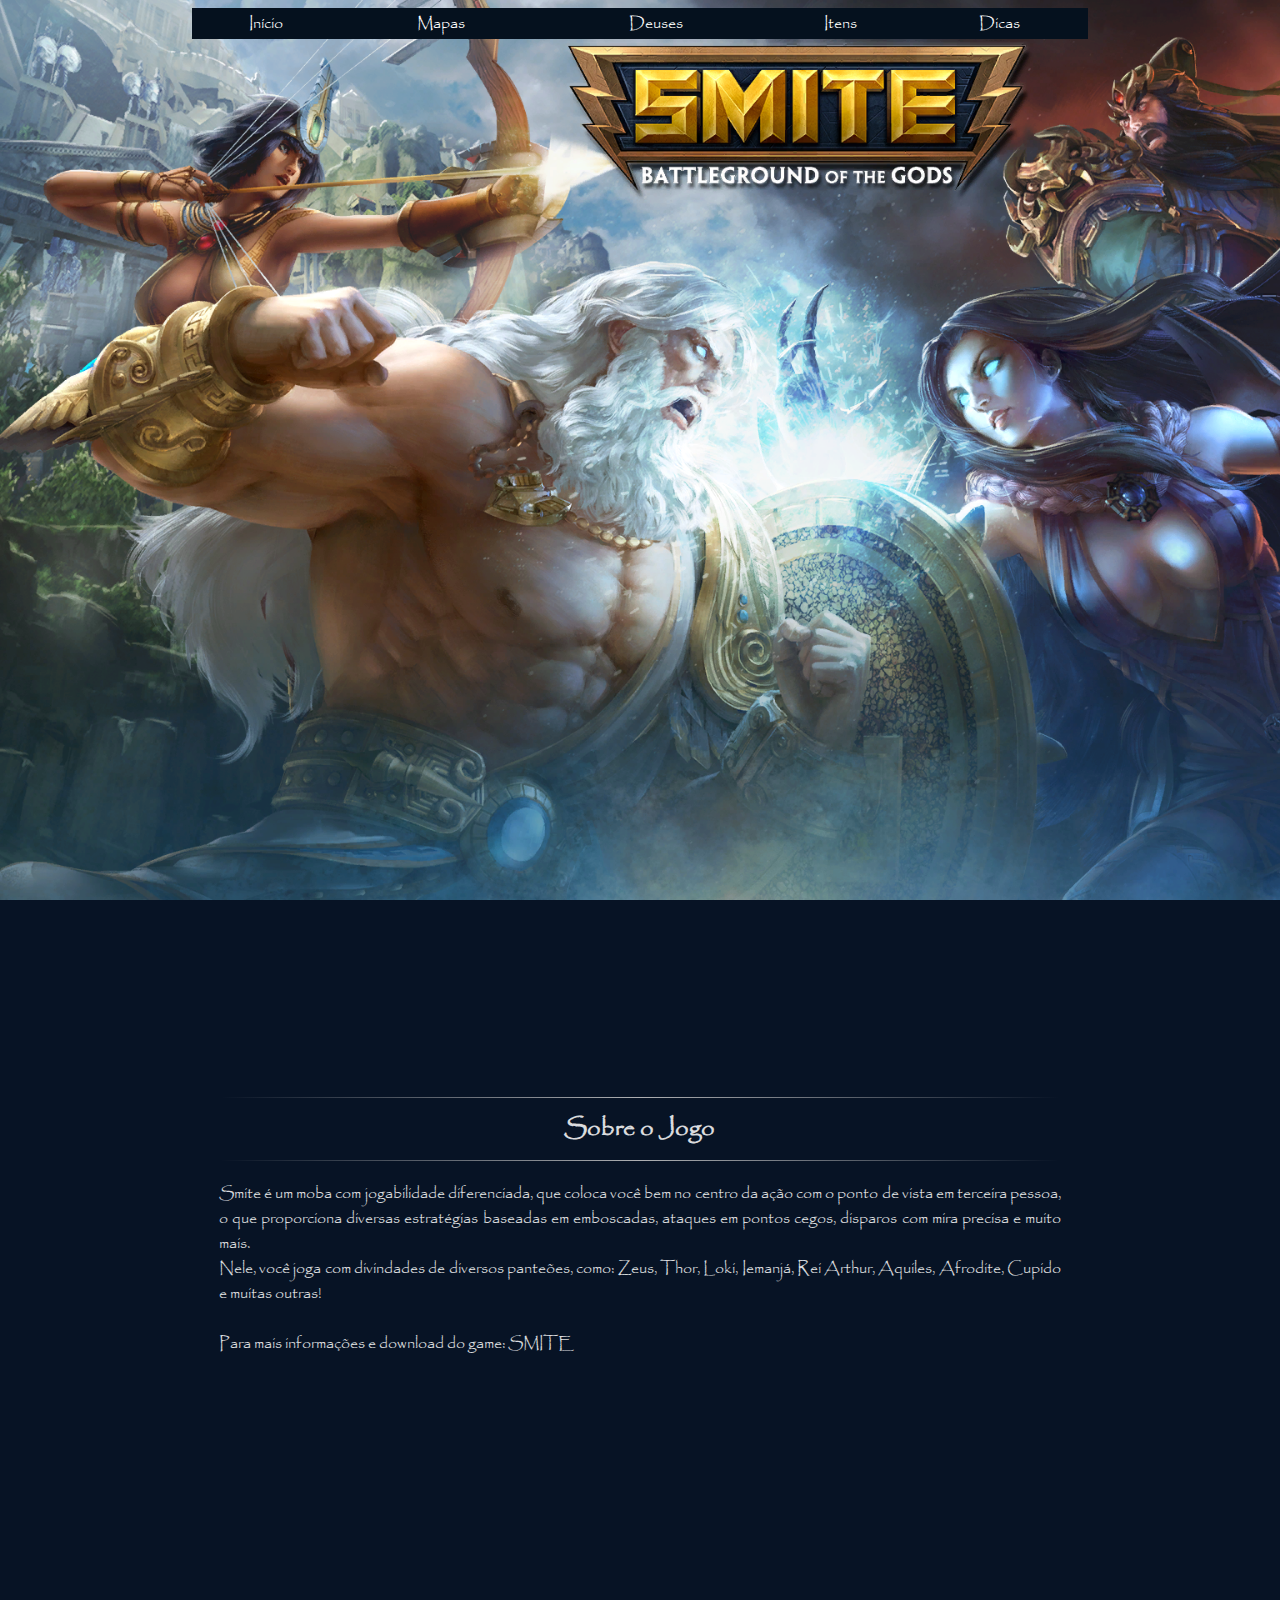
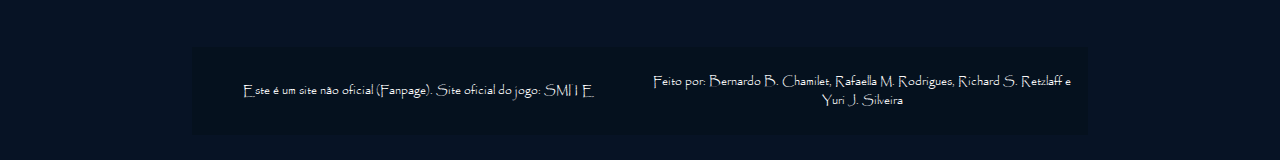
<file: index.html>
<!DOCTYPE html>
<html>
<head>
<meta charset="UTF-8"/>
<title>Conheça SMITE</title>

    <style>

        body { background-image: url('imagens/fundo.png'); 
        background-repeat: no-repeat;
        background-attachment: fixed;
        background-size: cover; }
        
    </style>

    <link rel="stylesheet" type="text/css" href="Estilo.css">


</head>



<body>


    <table bgcolor = #05111e border = "0" width = "100%">

        <tr align = "center">

        <td><a href = "index.html" title = "Início" target = "_self"> Início </a></td>
        <td><a href = "Mapas.html" title = "Mapas" target = "_self"> Mapas </a></td>
        <td><a href = "Deuses.html" title = "Deuses" target = "_self"> Deuses </a></td>
        <td><a href = "Itens.html" title = "Itens" target = "_self"> Itens </a></td>
        <td><a href = "Dicas.html" title = "Dicas" target = "_self"> Dicas </a></td>

        </tr>

    </table>




    <p align = "center"> 

        <br>
        <br>
        <br>
        <br>
        <br>
        <br>
        <br>
        <br>
        <br>
        <br>
        <br>
        <br>
        <br>
        <br>
        <br>
        <br>
        <br>
        <br>
        <br>
        <br>
        <br>
        <br>
        <br>
        <br>
<iframe width="700" height="298" src="https://www.youtube.com/embed/khsjzariacQ" title="YouTube video player" frameborder="0" allow="accelerometer; autoplay; clipboard-write; encrypted-media; gyroscope; picture-in-picture" allowfullscreen></iframe>

    </p>


    <br>
    <br>


    <div class="transbox">

        <h2 align="center"><br><hr>Sobre o Jogo<hr></h2>

        <p align="justify">
Smite é um moba com jogabilidade diferenciada, que coloca você bem no centro da ação com o ponto de vista em terceira pessoa, o que proporciona diversas estratégias baseadas em emboscadas, ataques em pontos cegos, disparos com mira precisa e muito mais. 
<br>
Nele, você joga com divindades de diversos panteões, como: Zeus, Thor, Loki, Iemanjá, Rei Arthur, Aquiles, Afrodite, Cupido e muitas outras!
<br>
<br>
            Para mais informações e download do game:  

            <a href="https://www.smitegame.com/" target="_blank">SMITE</a>             
            <br><br>

        </p>
    </div>


         
<br>
<br>
<br>
<br>
<br>
<br>
<br>
<br>
<br>
<br>
</body>
<footer>
<br>
<table width=100%>
<tr>
<td align="center" width=50%>
Este é um site não oficial (Fanpage). Site oficial do jogo: <a href="https://www.smitegame.com/" target="_blank">SMITE</a>
</td>
<td align="center">
Feito por: Bernardo B. Chamilet, Rafaella M. Rodrigues, Richard S. Retzlaff e Yuri J. Silveira
</td>
</tr>
</table>
<br>
</footer>


</html>
</file>
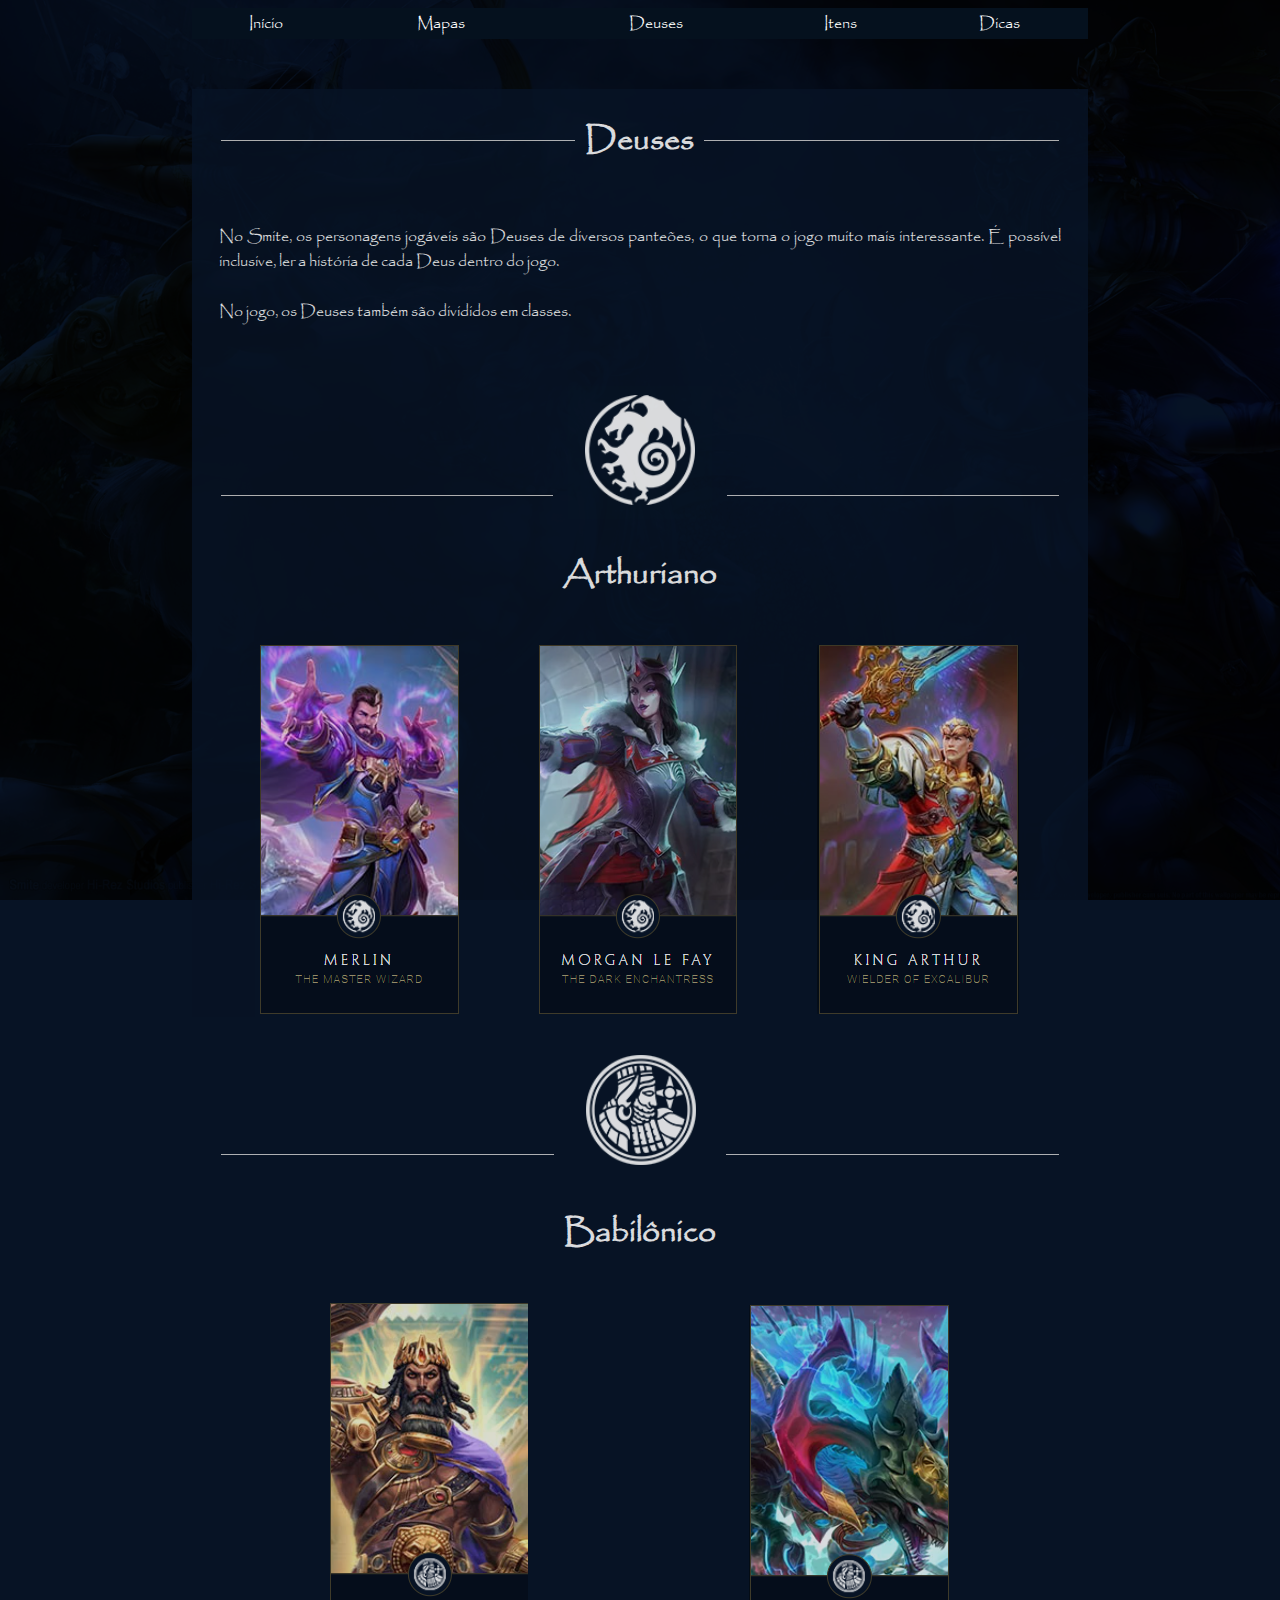
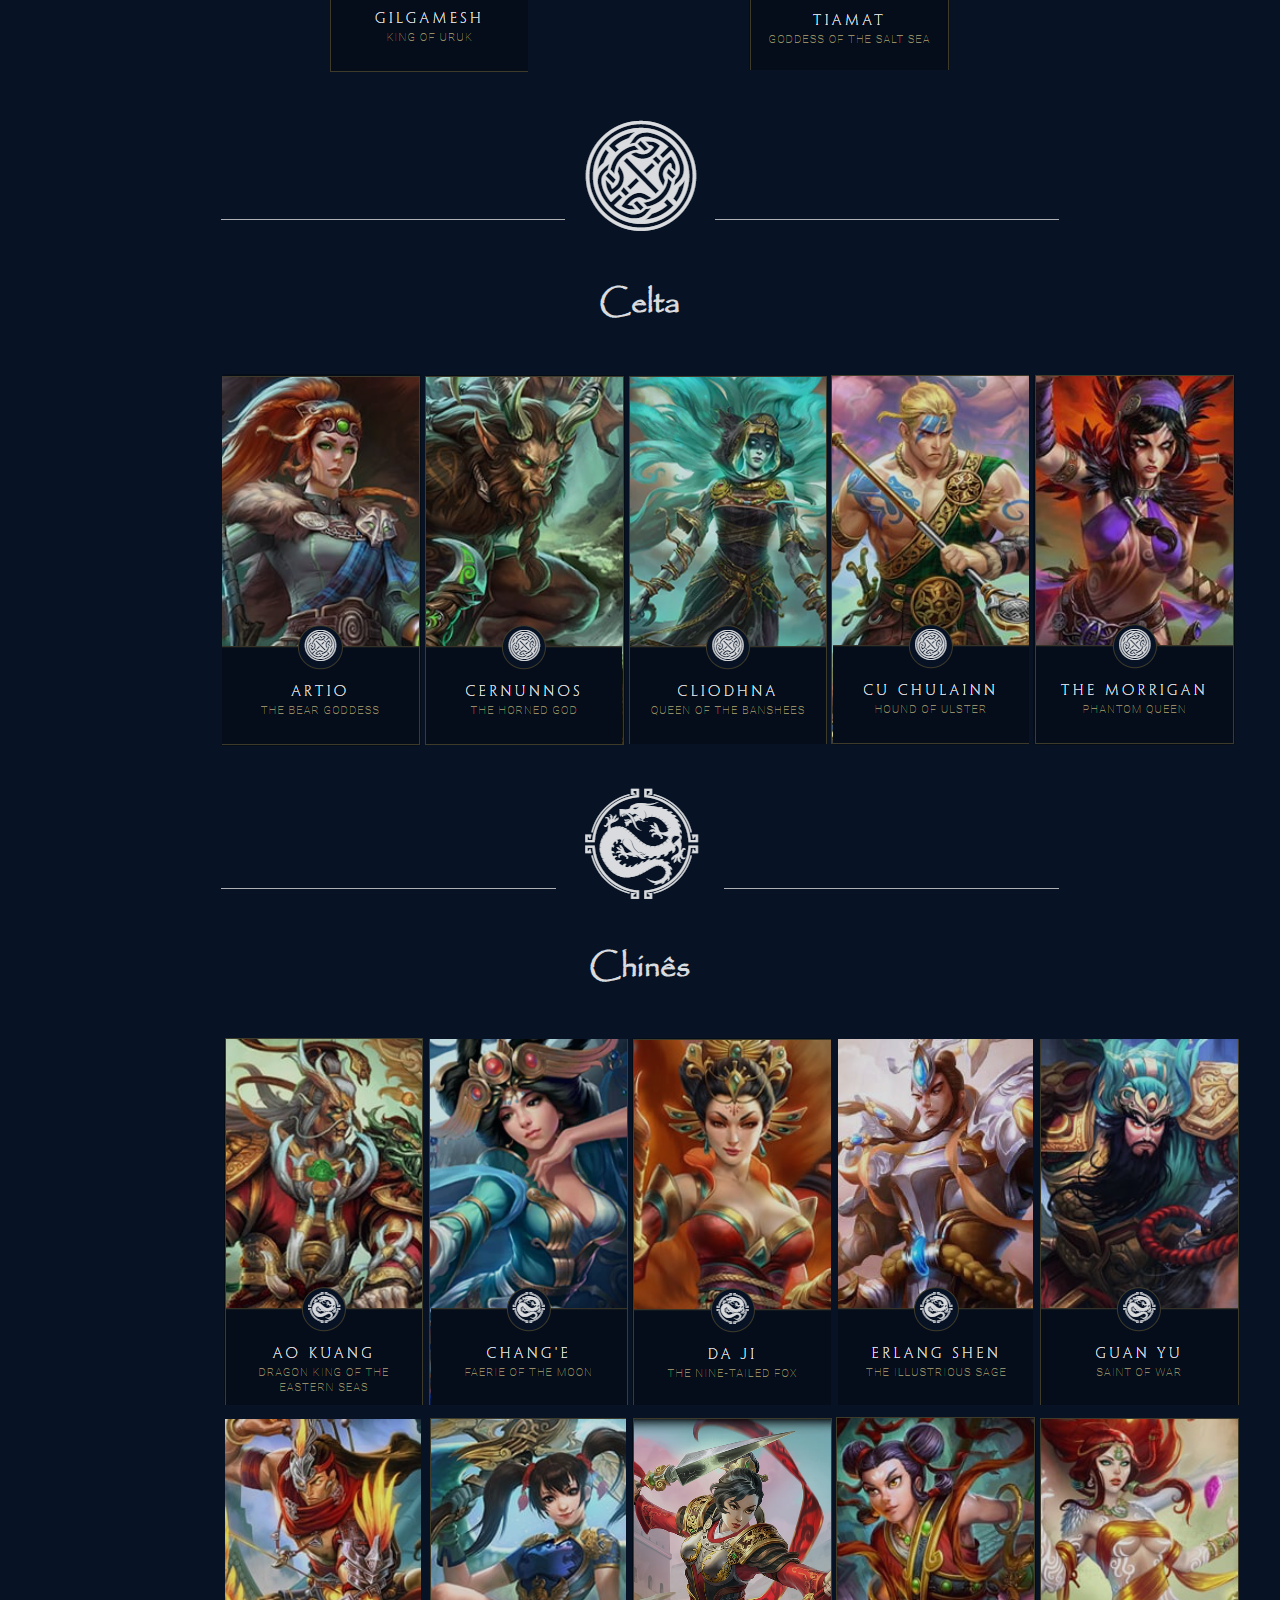
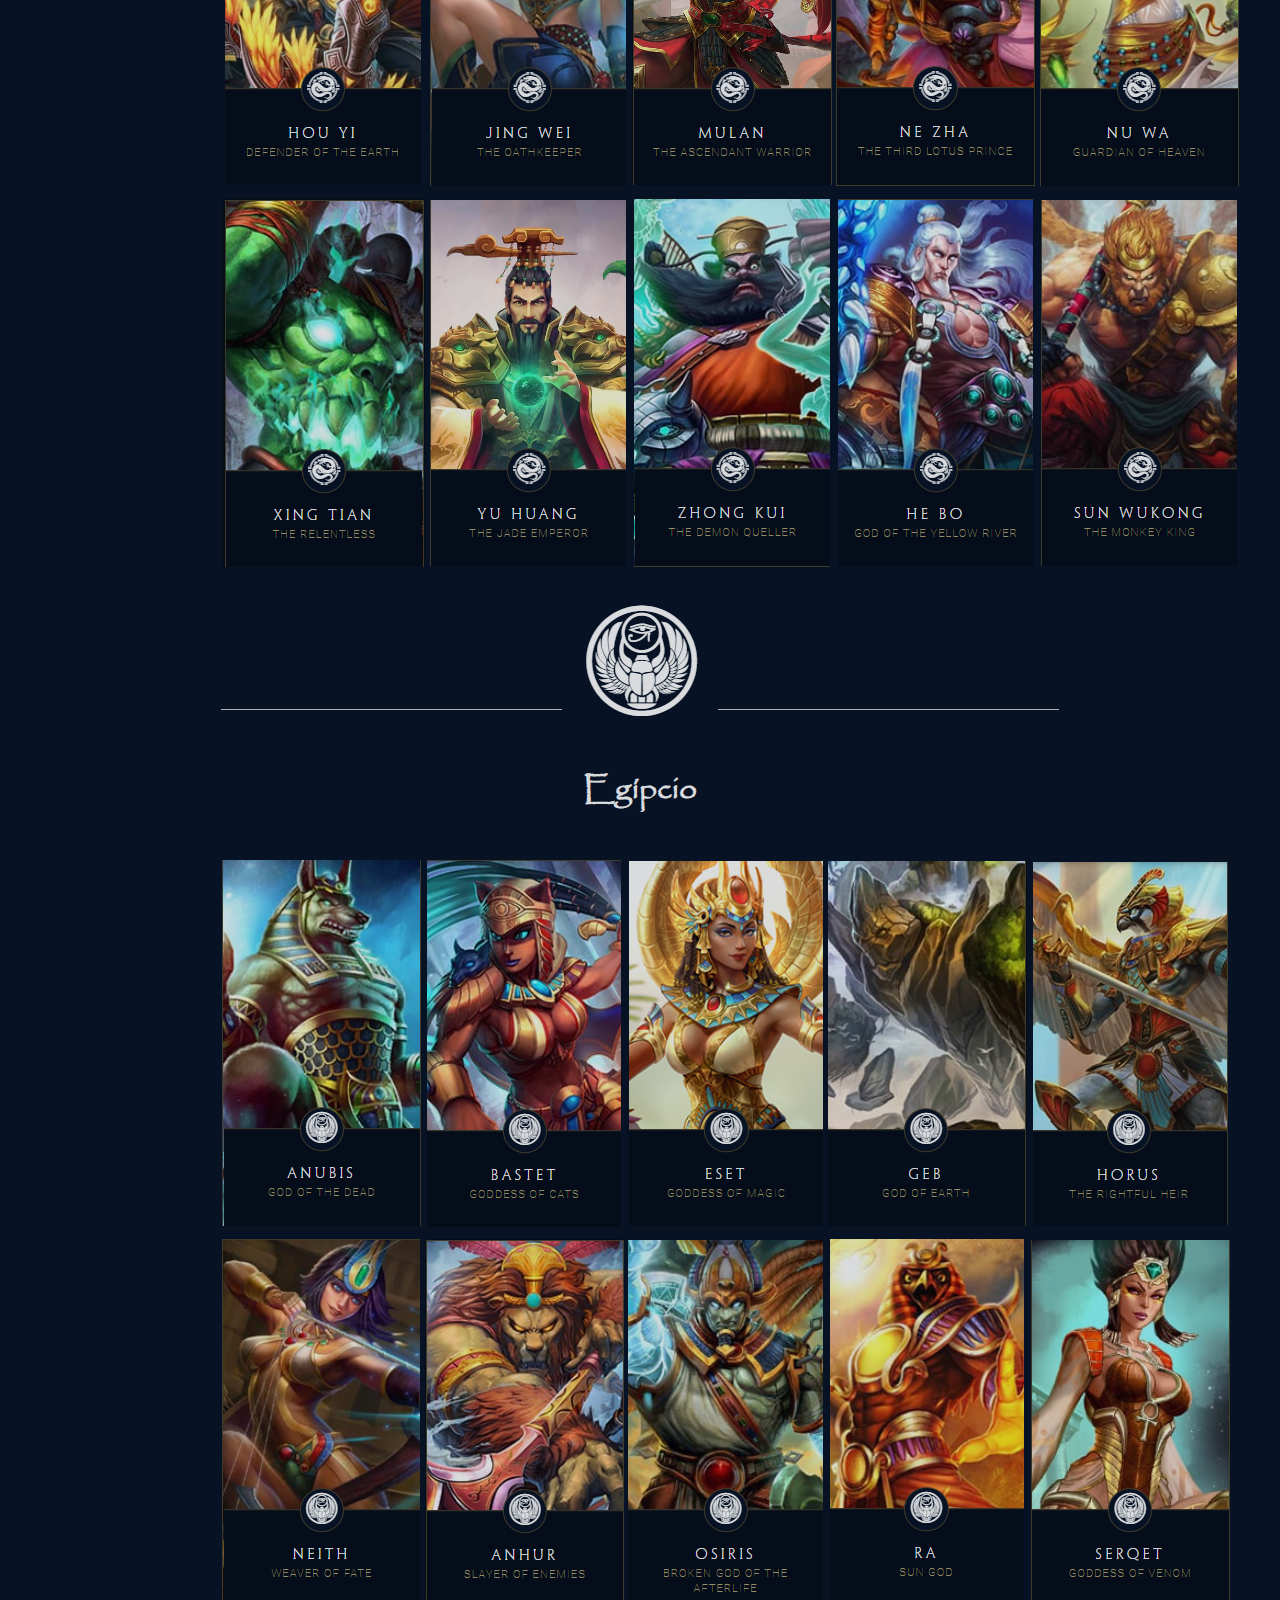
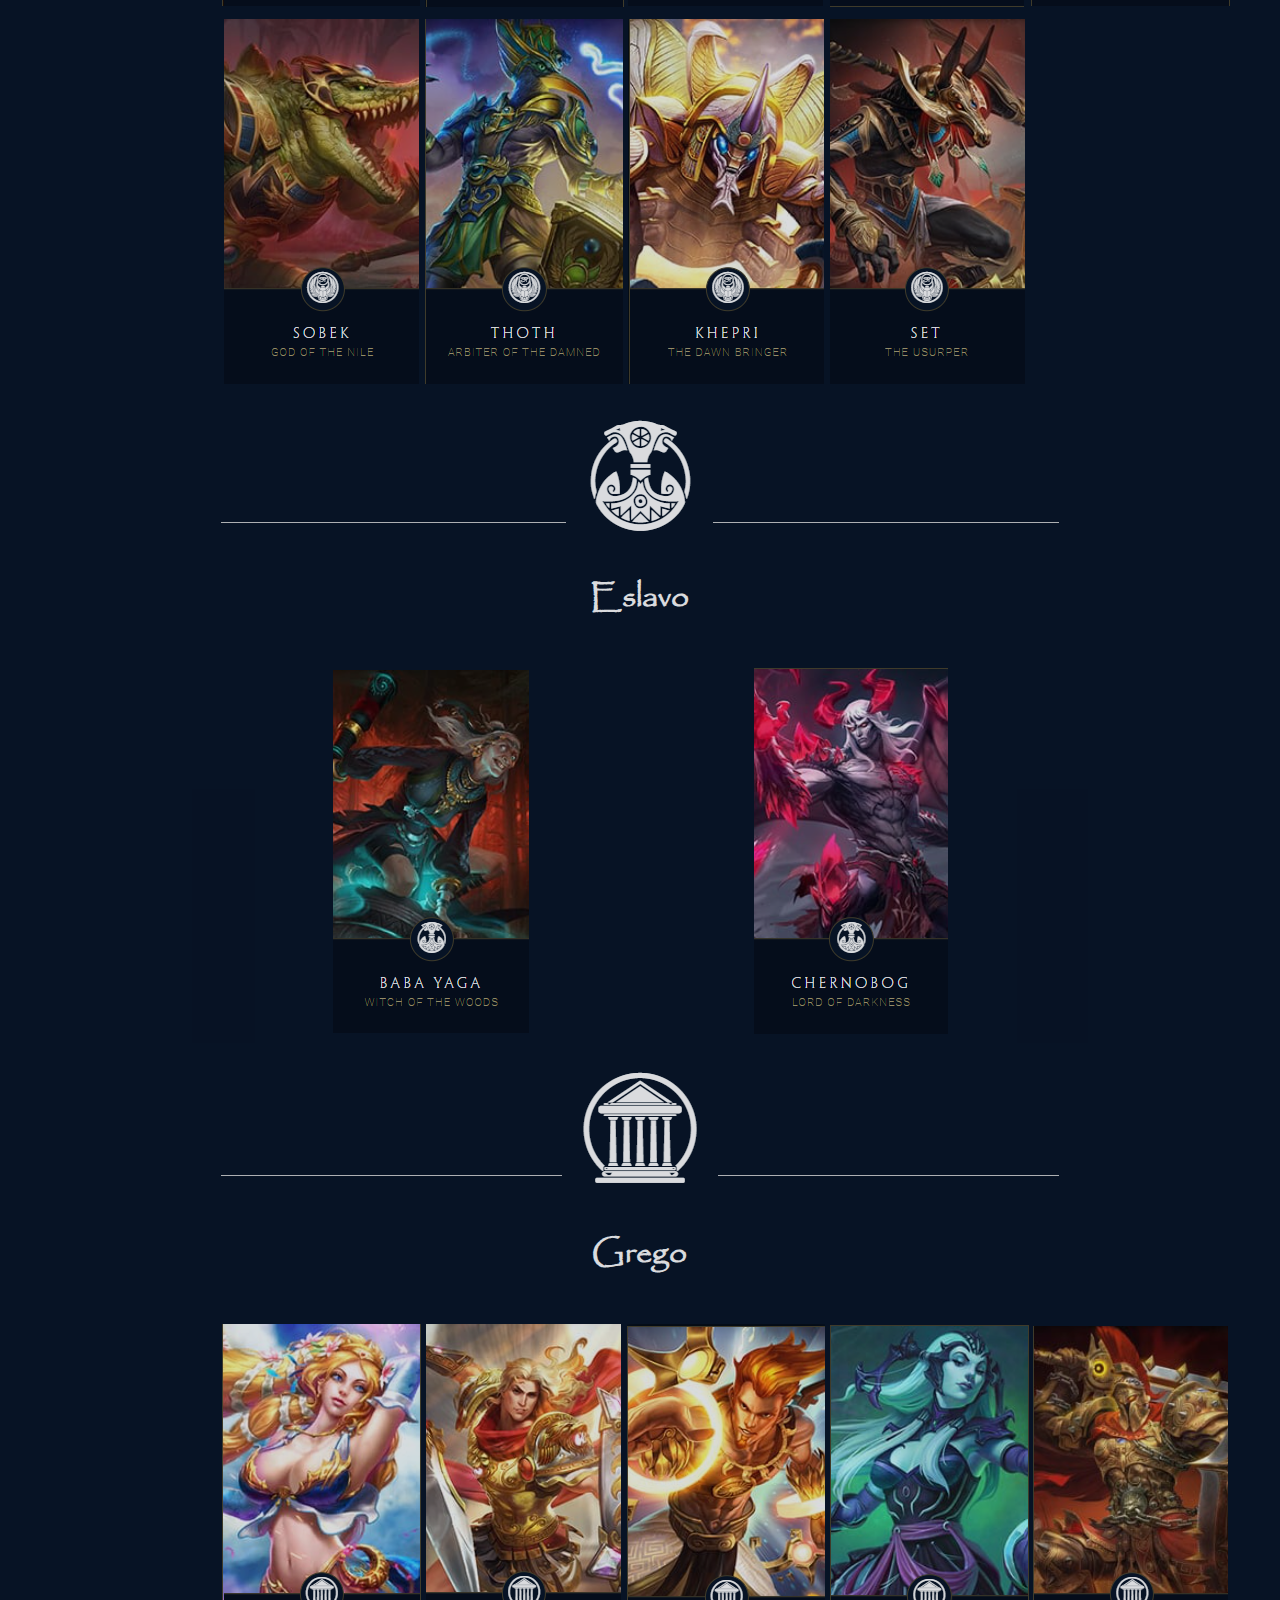
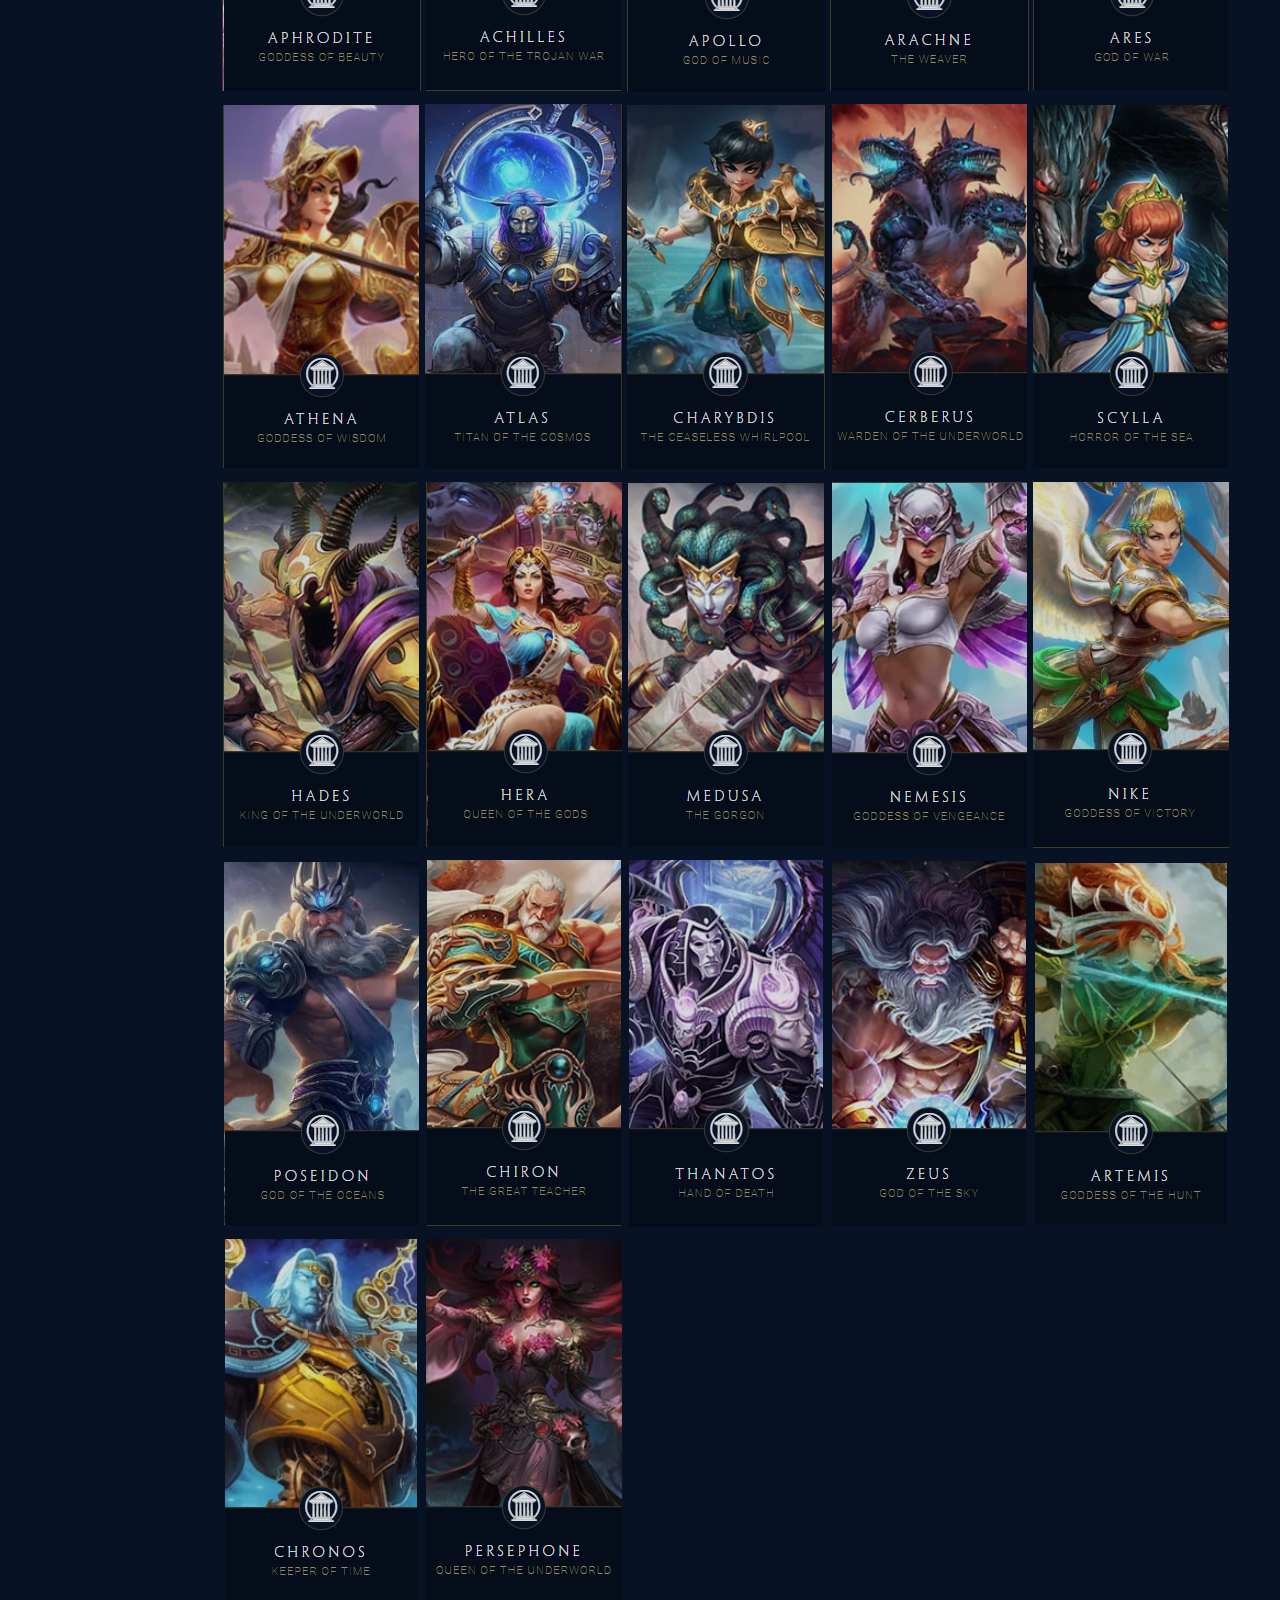
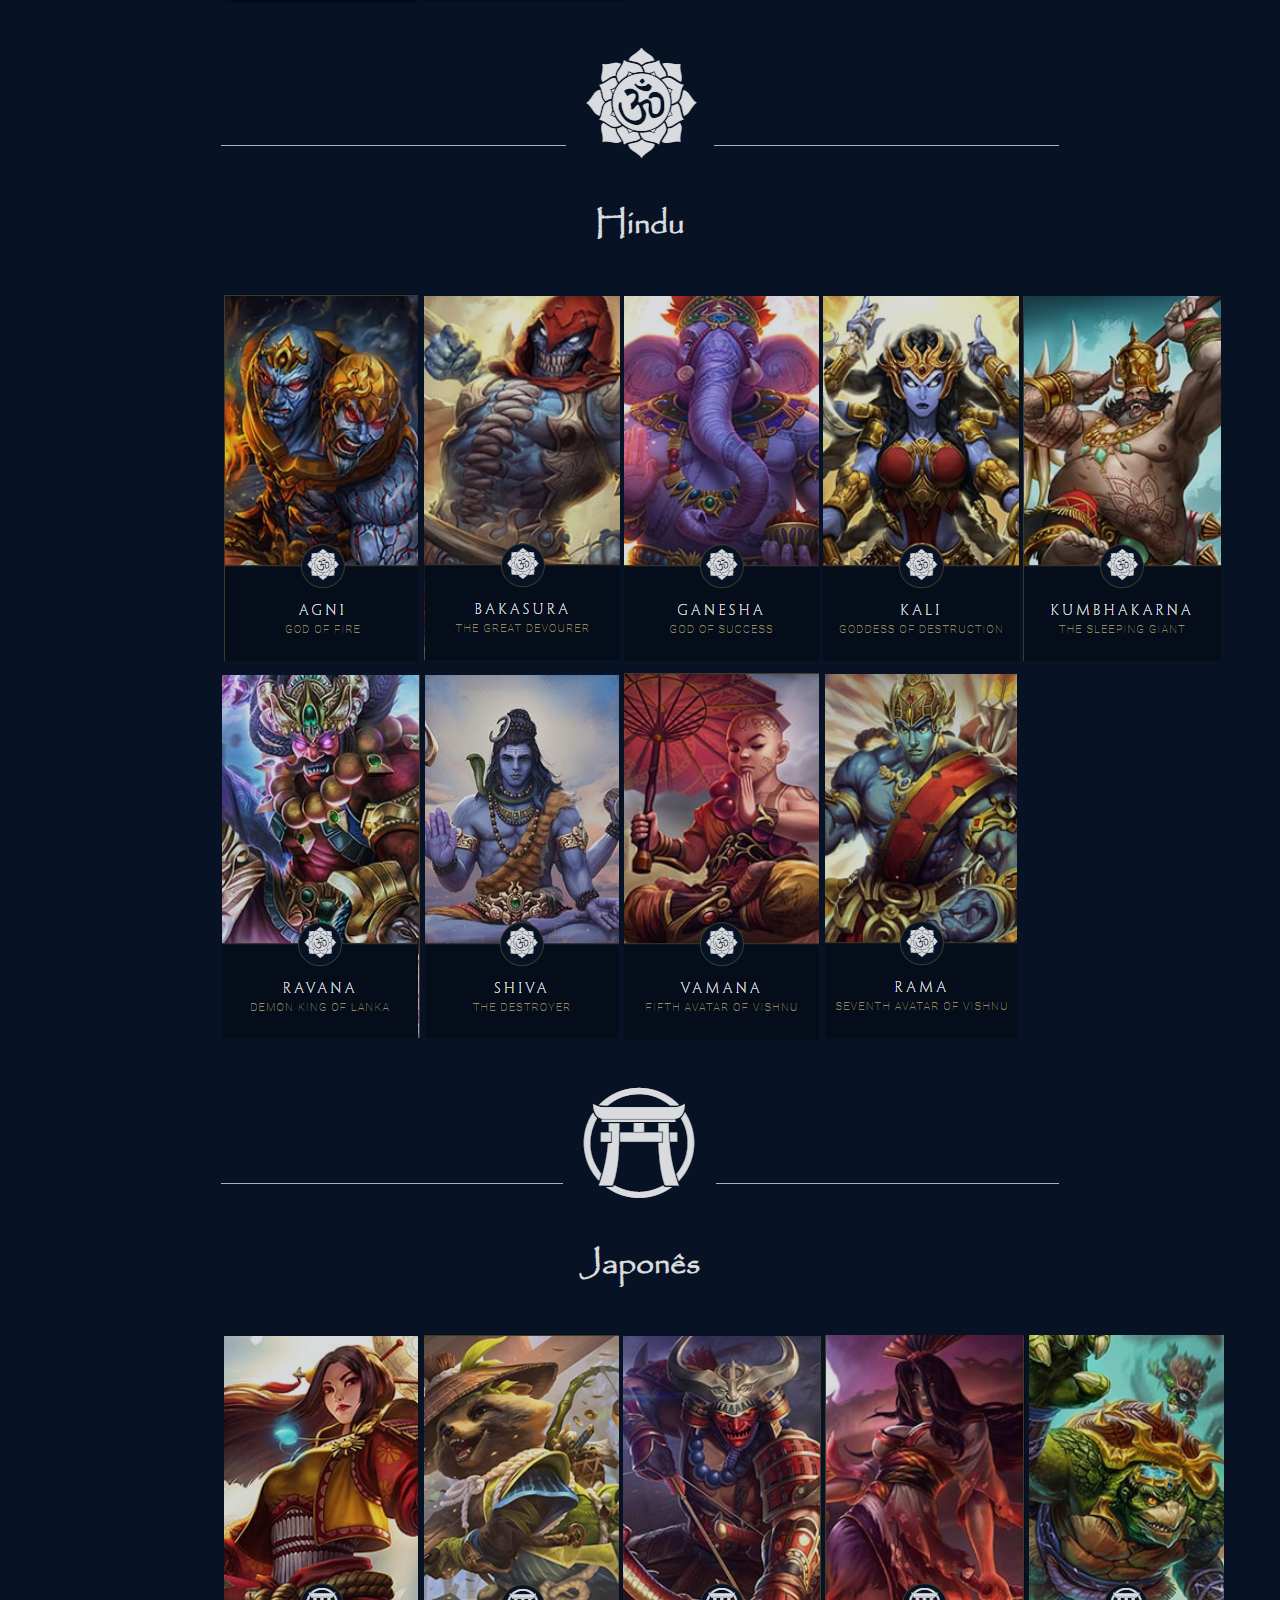
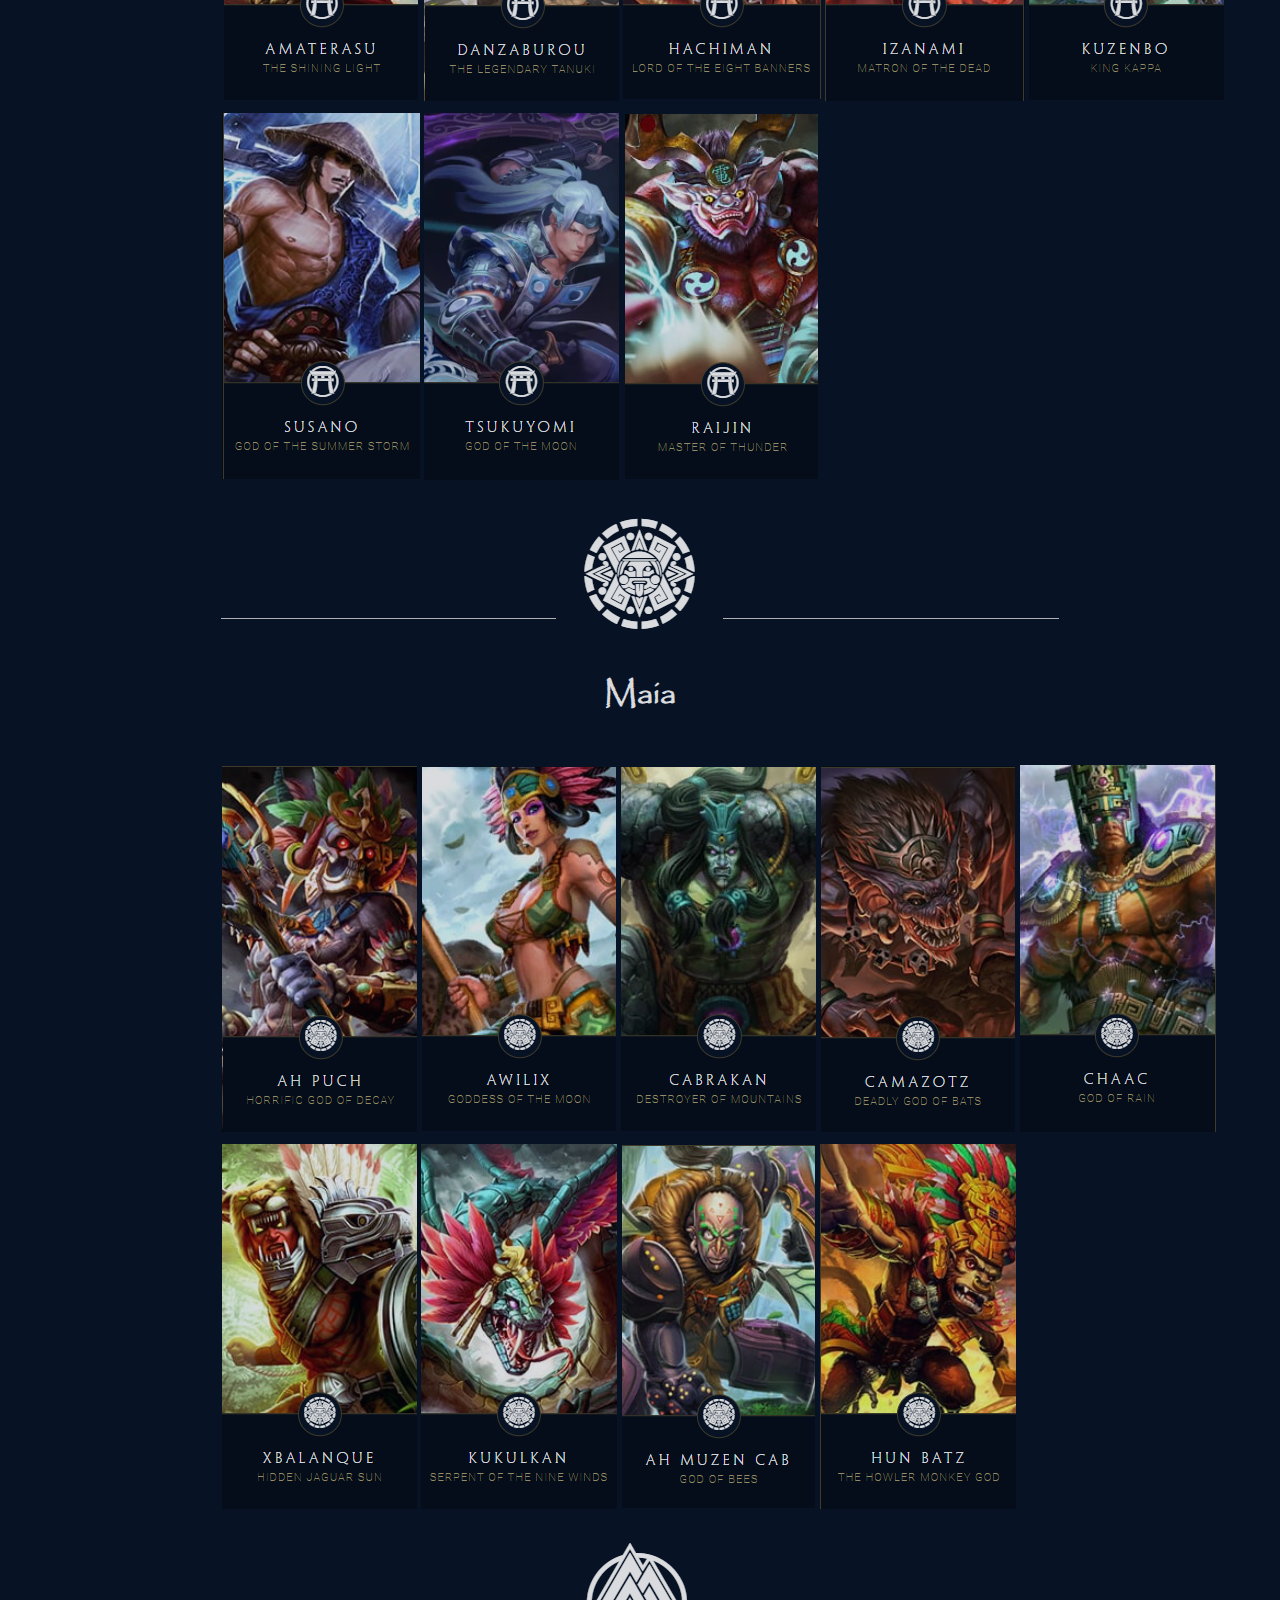
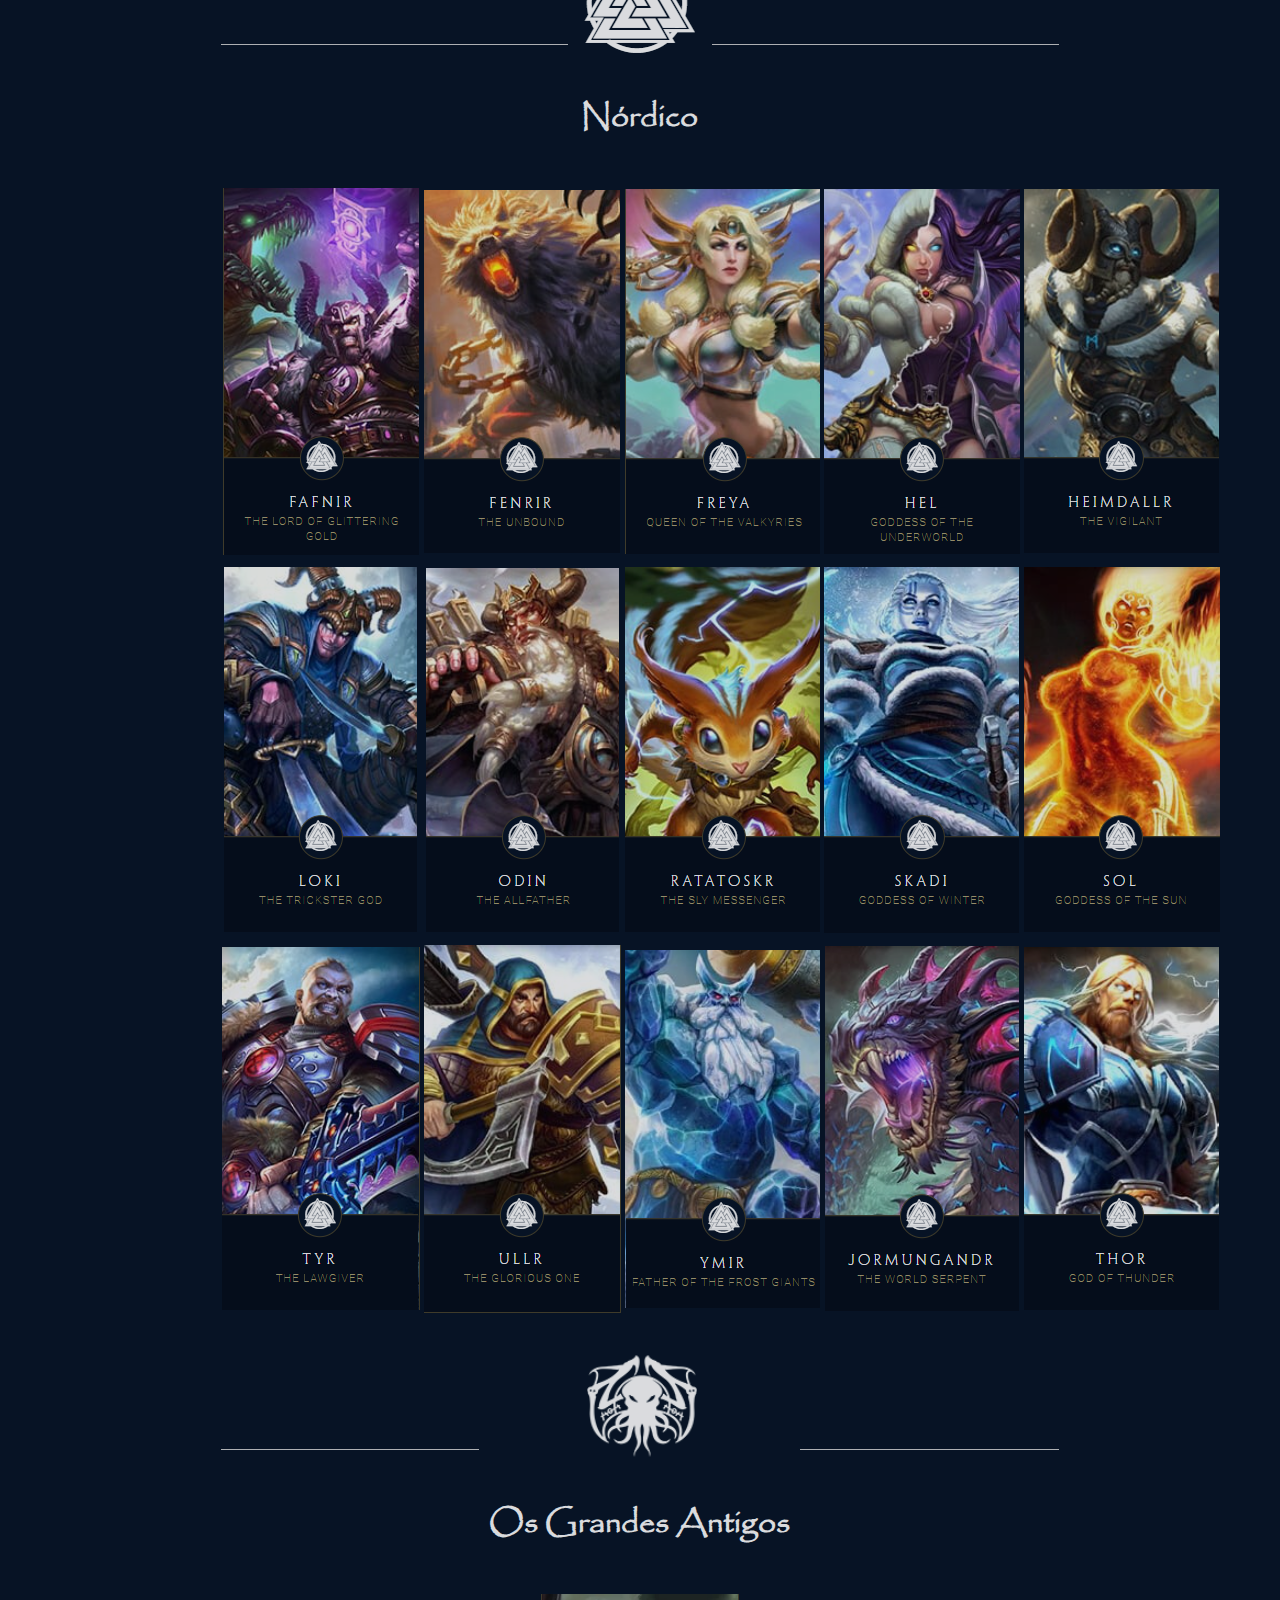
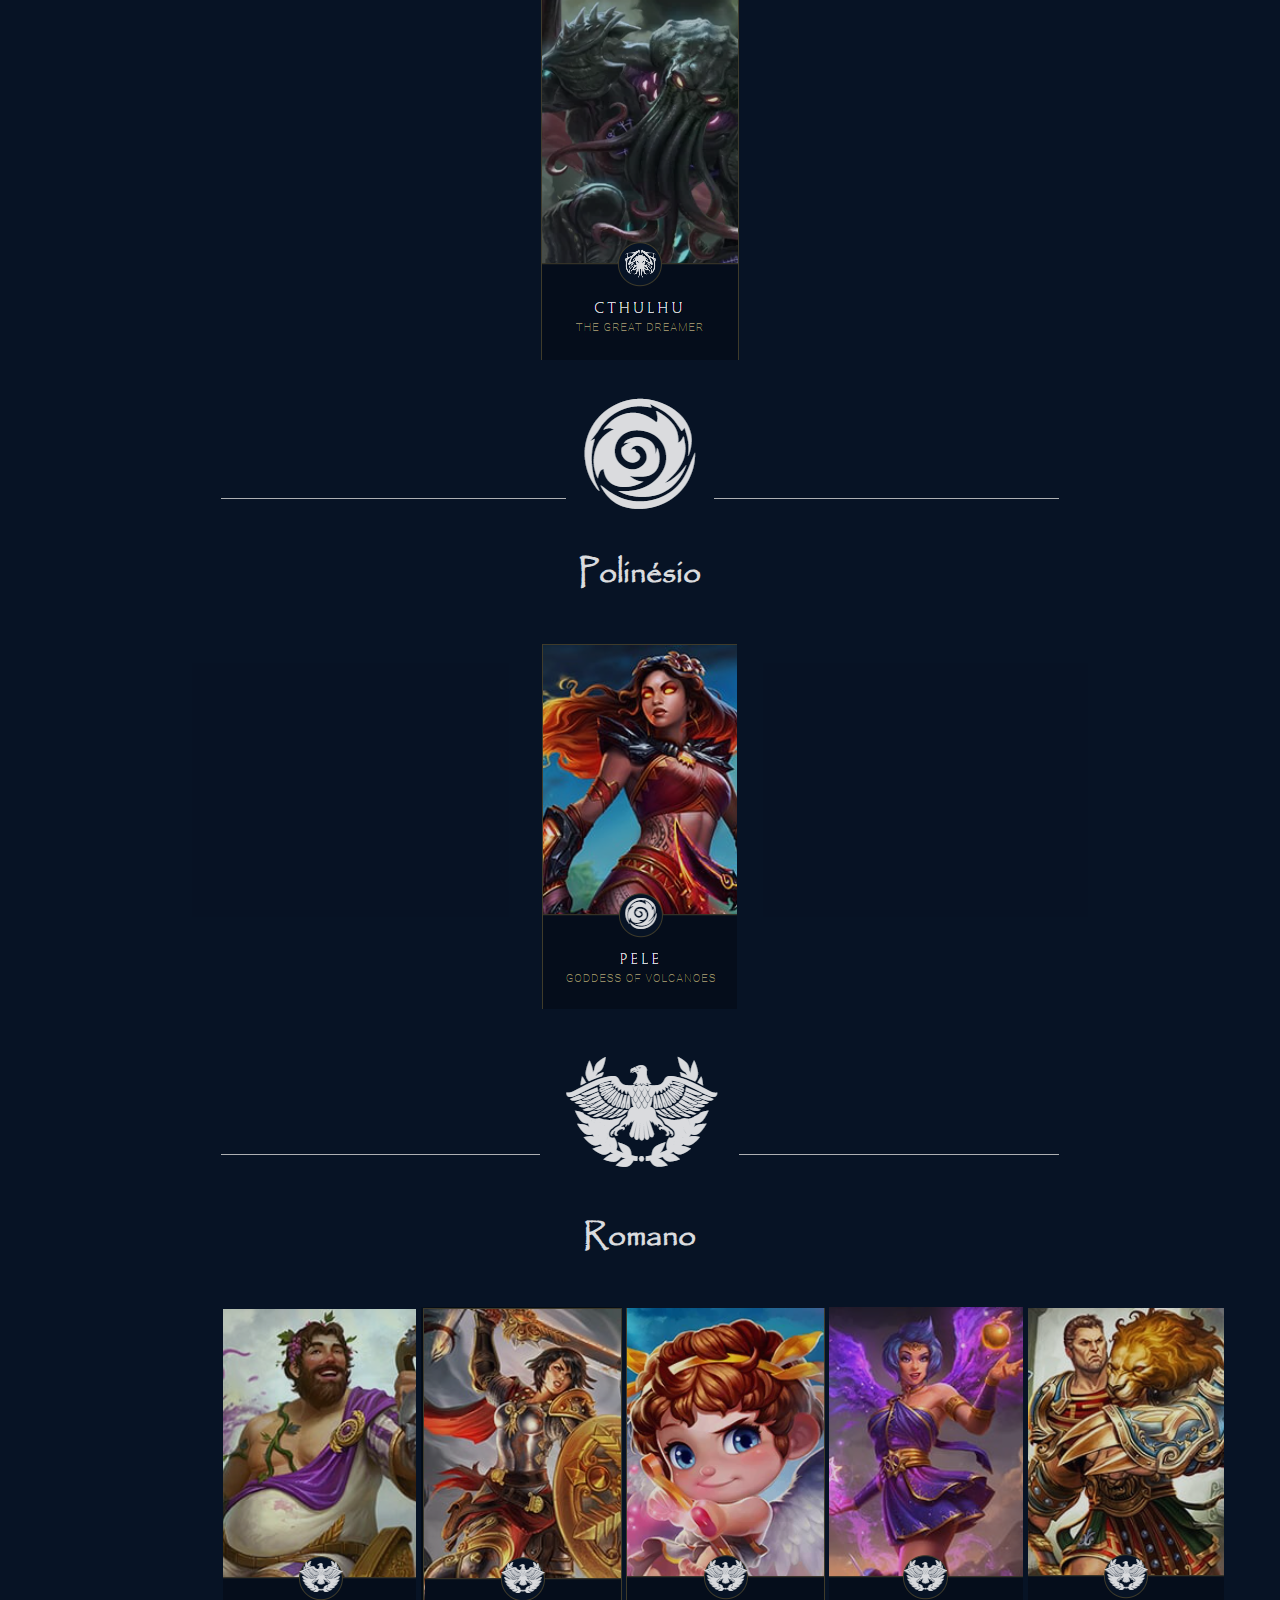
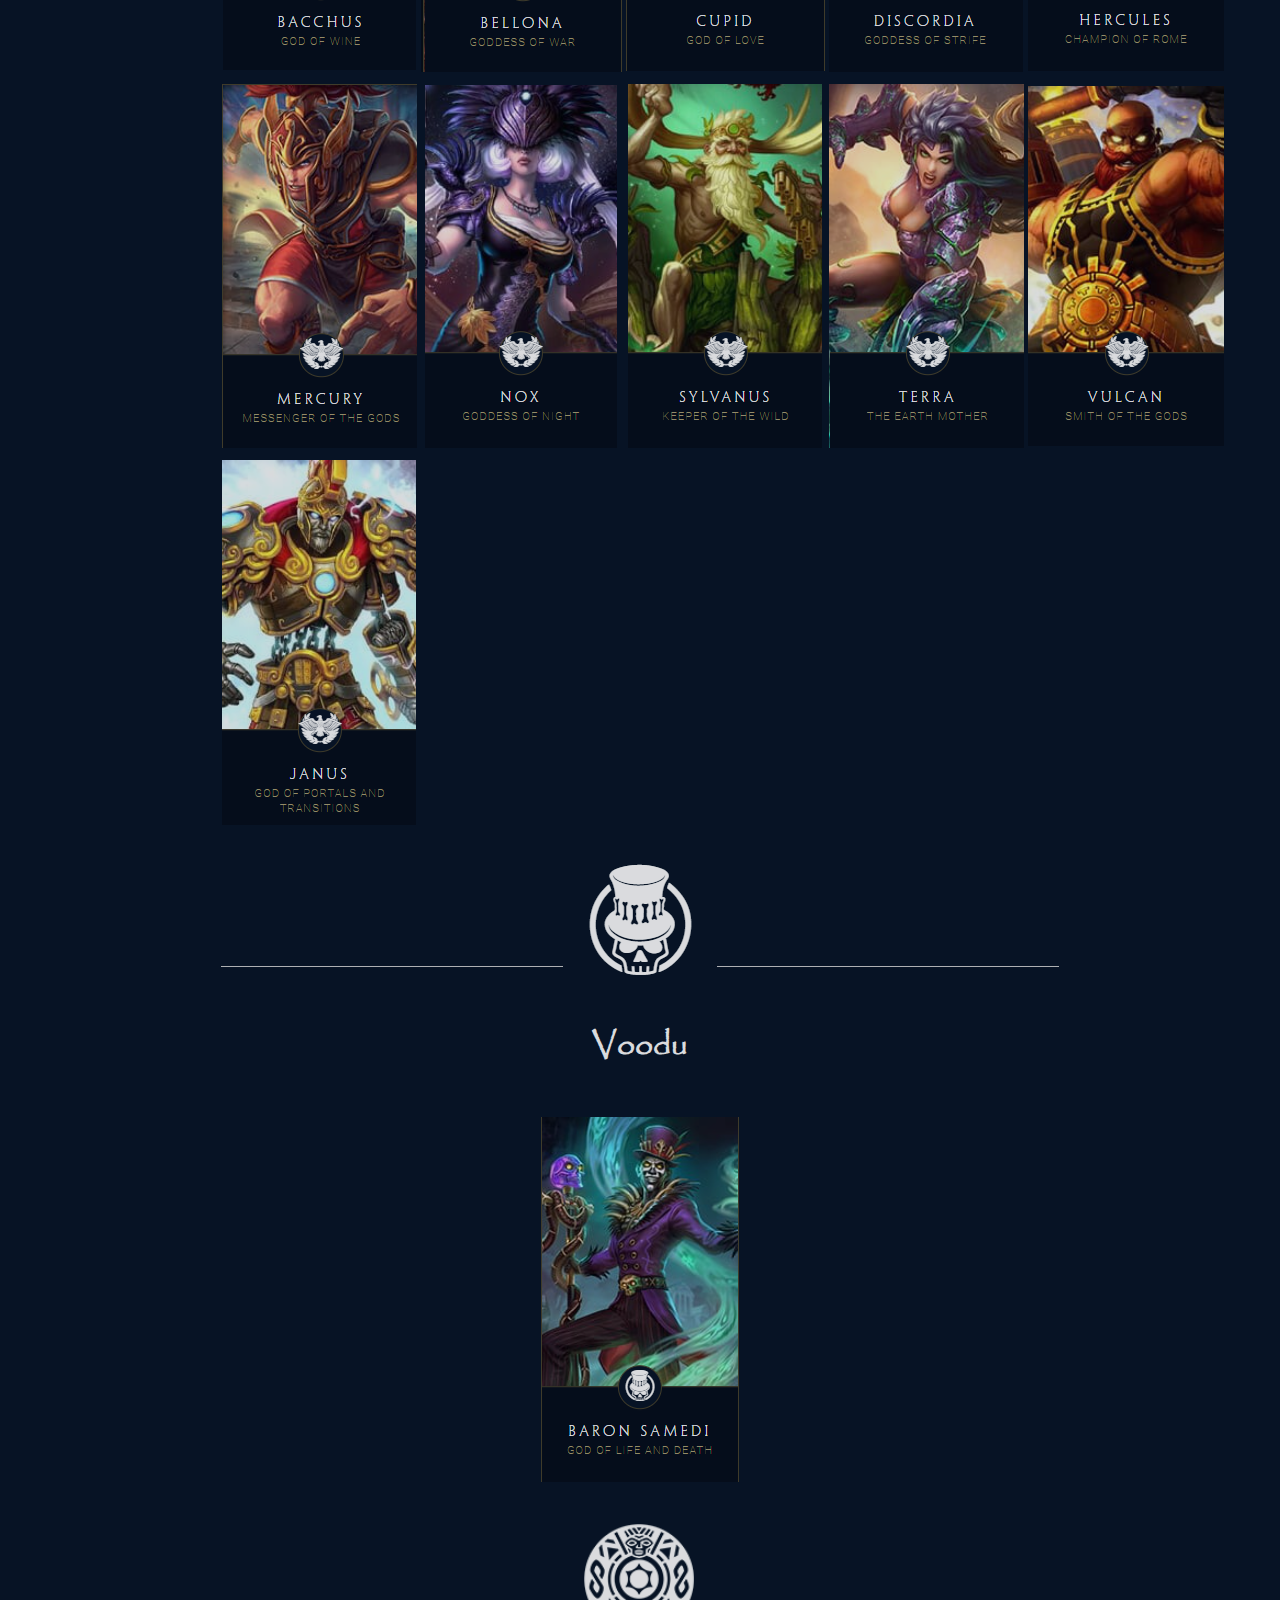
<file: Deuses.html>
<!Doctype html>
<html>
<head> <meta charset="UTF-8"/>
<title>Deuses e classes</title>
<link rel="stylesheet" type="text/css" href="Estilo.css">
<style>
body{background-image: url('imagens/zeus e hela.jpg');
background-repeat: no-repeat;
background-attachment: fixed;
background-size: cover;
background-blend-mode: multiply;}
</style>
</head>
<body>
<table bgcolor = #05111e border = "0" width = "100%">
<tr align = "center">
<td><a href = "index.html" title = "Início" target = "_self"> Início </a></td>
<td><a href = "Mapas.html" title = "Mapas" target = "_self"> Mapas </a></td>
<td><a href = "Deuses.html" title = "Deuses" target = "_self"> Deuses </a></td>
<td><a href = "Itens.html" title = "Itens" target = "_self"> Itens </a></td>
<td><a href = "Dicas.html" title = "Dicas" target = "_self"> Dicas </a></td>
</tr>
</table>
<br>
<br>
<div class="transbox">
<fieldset class="Linha">
<legend><h1>Deuses</h1></legend>
</fieldset>
<p align="justify"> No Smite, os personagens jogáveis são Deuses de diversos panteões, o que torna o jogo muito mais interessante. É possível inclusive, ler a história de cada Deus dentro do jogo.
<br>
<br>
No jogo, os Deuses também são divididos em <a href="#classes" title="Ir">classes.</a>
<br>
<br>
</p>
<fieldset class="Linha">
<legend><p><img src="imagens2/Art.png.png"><br><h1>Arthuriano</h1></p></legend>
</fieldset>
<table width=100%>
<tr align="center">
  <td><img src="imagens/Merlin.png"></td>
  <td><img src="imagens/Morgana.png"></td>
  <td><img src="imagens/Rei Arthur.png"></td>
</tr>
</table>
<fieldset class="Linha">
<legend><p><img src="imagens2/Babilônico.png"><br><h1>Babilônico</h1></p></legend>
</fieldset>
<table width=100%>
<tr align="center">
  <td><img src="imagens2/Gilgamesh.png"></td>
  <td><img src="imagens/Tiamat.png"></td>
</tr>
</table>
<fieldset class="Linha">
<legend><p><img src="imagens2/Celta.png"><br><h1>Celta</h1></p></legend>
</fieldset>
<table width=100%>
<tr align="center">
  <td><img src="imagens2/Artio.png"></td>
  <td><img src="imagens2/Cernunnos.png"></td>
  <td><img src="imagens2/Cliodhna.png"></td>
  <td><img src="imagens2/Cuchulain.png"></td>
  <td><img src="imagens/Morrigan.png"></td>
</tr>
</table>
<fieldset class="Linha">
<legend><p><img src="imagens2/Chinês.png"><br><h1>Chinês</h1></p></legend>
</fieldset>
<table width=100%>
<tr align="center">
  <td><img src="imagens2/Ao Kuang.png"></td>
  <td><img src="imagens2/Change.png"></td>
  <td><img src="imagens2/Da ji.png"></td>
  <td><img src="imagens2/Erlang.png"></td>
  <td><img src="imagens2/GuanYu.png"></td>
</tr>
<tr align="center">
  <td><img src="imagens/HouYi.png"></td>
  <td><img src="imagens/JingWei.png"></td>
  <td><img src="imagens/Mulan.png"></td>
  <td><img src="imagens/Nezha.png"></td>
  <td><img src="imagens/NuWa.png"></td>
</tr>
<tr align="center">
  <td><img src="imagens/XingTian.png"></td>
  <td><img src="imagens/YuHuang.png"></td>
  <td><img src="imagens/ZhongKui.png"></td>
  <td><img src="imagens/HeBo.png"></td>
  <td><img src="imagens/SunWukong.png"></td>
</tr>
</table>
<fieldset class="Linha">
<legend><p><img src="imagens2/Egípcio.png"><br><h1>Egípcio</h1></p></legend>
</fieldset>
<table width=100%>
<tr align="center">
  <td><img src="imagens2/Anubis.png"></td>
  <td><img src="imagens2/Bastet.png"></td>
  <td><img src="imagens2/Eset.png"></td>
  <td><img src="imagens2/Geb.png"></td>
  <td><img src="imagens/Horus.png"></td>
</tr>
<tr align="center">
  <td><img src="imagens/Neith.png"></td>
  <td><img src="imagens/Onúris.png"></td>
  <td><img src="imagens/Osíris.png"></td>
  <td><img src="imagens/Rá.png"></td>
  <td><img src="imagens/Serqet.png"></td>
</tr>
<tr align="center">
  <td><img src="imagens/Sobek.png"></td>
  <td><img src="imagens/Thoth.png"></td>
  <td><img src="imagens/Khepri.png"></td>
  <td><img src="imagens/Set.png"></td>
</tr>
</table>
<fieldset class="Linha">
<legend><p><img src="imagens2/Eslavo.png"><br><h1>Eslavo</h1></p></legend>
</fieldset>
<table width=100%>
<tr align="center">
  <td><img src="imagens2/Baba Yaga.png"></td>
  <td><img src="imagens2/Cherbog.png"></td>
</tr>
</table>
<fieldset class="Linha">
<legend><p><img src="imagens2/Grego.png"><br><h1>Grego</h1></p></legend>
</fieldset>
<table width=100%>
<tr align="center">
  <td><img src="imagens2/Afrodite.png"></td>
  <td><img src="imagens2/Aquiles.png"></td>
  <td><img src="imagens2/Apolo.png"></td>
  <td><img src="imagens2/Aracne.png"></td>
  <td><img src="imagens2/Ares.png"></td>
</tr>
<tr align="center">
  <td><img src="imagens2/Atena.png"></td>
  <td><img src="imagens2/Atlas.png"></td>
  <td><img src="imagens2/Caríbdis.png"></td>
  <td><img src="imagens2/Cérbero.png"></td>
  <td><img src="imagens2/Cila.png"></td>
</tr>
<tr align="center">
  <td><img src="imagens/Hades.png"></td>
  <td><img src="imagens/Hera.png"></td>
  <td><img src="imagens/Medusa.png"></td>
  <td><img src="imagens/Nemesis.png"></td>
  <td><img src="imagens/Nike.png"></td>
</tr>
<tr align="center">
  <td><img src="imagens/Poseidon.png"></td>
  <td><img src="imagens/Quiron.png"></td>
  <td><img src="imagens/Thanatos.png"></td>
  <td><img src="imagens/Zeus.png"></td>
  <td><img src="imagens2/Ártemis.png"></td>
  </tr>
<tr align="center">
  <td><img src="imagens2/Cronos.png"></td>
  <td><img src="imagens/Perséfone.png"></td>
</tr>
</table>
<fieldset class="Linha">
<legend><p><img src="imagens/Hindu.png"><br><h1>Hindu</h1></p></legend>
</fieldset>
<table width=100%>
<tr align="center">
  <td><img src="imagens2/Agni.png"></td>
  <td><img src="imagens2/Bakasura.png"></td>
  <td><img src="imagens2/Ganesha.png"></td>
  <td><img src="imagens/Kali.png"></td>
  <td><img src="imagens/Kumbakarna.png"></td>
</tr>
<tr align="center">
  <td><img src="imagens/Ravana.png"></td>
  <td><img src="imagens/Shiva.png"></td>
  <td><img src="imagens/Vamana.png"></td>
  <td><img src="imagens/Rama.png"></td>
</tr>
</table>
<fieldset class="Linha">
<legend><p><img src="imagens/Japonês.png"><br><h1>Japonês</h1></p></legend>
</fieldset>
<table width=100%>
<tr align="center">
  <td><img src="imagens2/Amaterasu.png"></td>
  <td><img src="imagens2/Danzaburou.png"></td>
  <td><img src="imagens2/Hachiman.png"></td>
  <td><img src="imagens/Izanami.png"></td>
  <td><img src="imagens/Kuzenbo.png"></td>
</tr>
<tr align="center">
  <td><img src="imagens/Susano.png"></td>
  <td><img src="imagens/Tsukuyomi.png"></td>
  <td><img src="imagens/Raijin.png"></td>
</tr>
</table>
<fieldset class="Linha">
<legend><p><img src="imagens/Maia.png"><br><h1>Maia</h1></p></legend>
</fieldset>
<table width=100%>
<tr align="center">
  <td><img src="imagens2/Ah Puch.png"></td>
  <td><img src="imagens2/Awilix.png"></td>
  <td><img src="imagens2/Cabrakan.png"></td>
  <td><img src="imagens2/Camazotz.png"></td>
  <td><img src="imagens2/Chaac.png"></td>
</tr>
<tr align="center">
  <td><img src="imagens/Ixibalanque.png"></td>
  <td><img src="imagens/Kukulkan.png"></td>
  <td><img src="imagens/Muzencab.png"></td>
  <td><img src="imagens/HunBatz.png"></td>
</tr>
</table>
<fieldset class="Linha">
<legend><p><img src="imagens/Nórdico.png"><br><h1>Nórdico</h1></p></legend>
</fieldset>
<table width=100%>
<tr align="center">
  <td><img src="imagens2/Fafnir.png"></td>
  <td><img src="imagens2/Fenrir.png"></td>
  <td><img src="imagens2/Freya.png"></td>
  <td><img src="imagens/Hela.png"></td>
  <td><img src="imagens/Hendallr.png"></td>
</tr>
<tr align="center">
  <td><img src="imagens/Loki.png"></td>
  <td><img src="imagens/Odin.png"></td>
  <td><img src="imagens/Ratatoskr.png"></td>
  <td><img src="imagens/Skadi.png"></td>
  <td><img src="imagens/Sunna.png"></td>
</tr>
<tr align="center">
  <td><img src="imagens/Tyr.png"></td>
  <td><img src="imagens/Uler.png"></td>
  <td><img src="imagens/Ymir.png"></td>
  <td><img src="imagens/Jormungandr.png"></td>
  <td><img src="imagens/Thor.png"></td>
</tr>
</table>
<fieldset class="Linha">
<legend><p><img src="imagens2/Grandes Antigos.png"><br><h1>Os Grandes Antigos</h1></p></legend>
</fieldset>
<table width=100%>
<tr align="center">
  <td><img src="imagens2/Cthulhu.png"></td>
</tr>
</table>
<fieldset class="Linha">
<legend><p><img src="imagens/Polinésio.png"><br><h1>Polinésio</h1></p></legend>
</fieldset>
<table width=100%>
<tr align="center">
  <td><img src="imagens/Pele.png"></td>
</tr>
</table>
<fieldset class="Linha">
<legend><p><img src="imagens/Romano.png"><br><h1>Romano</h1></p></legend>
</fieldset>
<table width=100%>
<tr align="center">
  <td><img src="imagens2/Baco.png"></td>
  <td><img src="imagens2/Belona.png"></td>
  <td><img src="imagens2/Cupido.png"></td>
  <td><img src="imagens2/Discórdia.png"></td>
  <td><img src="imagens/Hércules.png"></td>
</tr>
<tr align="center">
  <td><img src="imagens/Mercúrio.png"></td>
  <td><img src="imagens/Nox.png"></td>
  <td><img src="imagens/Silvano.png"></td>
  <td><img src="imagens/Terra.png"></td>
  <td><img src="imagens/Vulcano.png"></td>
</tr>
<tr align="center">
  <td><img src="imagens/Jano.png"></td>
</tr>
</table>
<fieldset class="Linha">
<legend><p><img src="imagens/Voodu.png"><br><h1>Voodu</h1></p></legend>
</fieldset>
<table width=100%>
<tr align="center">
  <td><img src="imagens2/Barão Samedi.png"></td>
</tr>
</table>
<fieldset class="Linha">
<legend><p><img src="imagens/Yoruba.png"><br><h1>Yoruba</h1></p></legend>
</fieldset>
<table width=100%>
<tr align="center">
  <td><img src="imagens/Olorun.png"></td>
  <td><img src="imagens/Yemanjá.png"></td>
</tr>
</table>

<fieldset class="Linha">
<legend><h1 id="classes">Classes</h1></legend>
</fieldset>
<table width=100%>
<tr>
  <td width=20% align="center"><img src="imagens/Mago.png"></td>
  <td align="justify">Magos são deuses de longa distância que causam dano mágico. É a classe que possui menor vida base e maior dano em área. </td>
</tr>
</table>
<hr>
<table width=100%>
<tr>
  <td width=20% align="center"><img src="imagens/Guardião.png"></td>
  <td align="justify">Guardiões são deuses de curta distância que causam dano mágico. É a classe que possui maior vida base. São ótimos tanques e possuem alto controle, por isso são os melhores suportes.  </td>
</tr>
</table>
<hr>
<table width=100%>
<tr>
  <td width=20% align="center"><img src="imagens/Guerreiro.png"></td>
  <td align="justify">Guerreiros são deuses de curta distância que causam dano físico. São ótimos tanques e dão dano mediano. Bons para começar lutas.  </td>
</tr>
</table>
<hr>
<table width=100%>
<tr>
  <td width=20% align="center"><img src="imagens/Caçador.png"></td>
  <td align="justify">Caçadores são deuses de longa distância que causam dano físico. Dão muito dano de ataque básico, por isso são ótimos para matar tanques e levar estruturas.</td>
</tr>
</table>
<hr>
<table width=100%>
<tr>
  <td width=20% align="center"><img src="imagens/Assassino.png"></td>
  <td align="justify">Assassinos são deuses de curta distância que causam dano físico. Possuem pouca defesa e alto dano individual, por isso são ótimos para matar caçadores e magos.</td>
</tr>
</table>
<br>
<br>
</div>
<br>
<br>
<br>
<br>
<br>
<br>
<br>
<br>
<br>
<br>
</body>
<footer>
<br>
<table width=100%>
<tr>
<td align="center" width=50%>
Este é um site não oficial (Fanpage). Site oficial do jogo: <a href="https://www.smitegame.com/" target="_blank">SMITE</a>
</td>
<td align="center">
Feito por: Bernardo B. Chamilet, Rafaella M. Rodrigues, Richard S. Retzlaff e Yuri J. Silveira
</td>
</tr>
</table>
<br>
</footer>
</html>
</file>
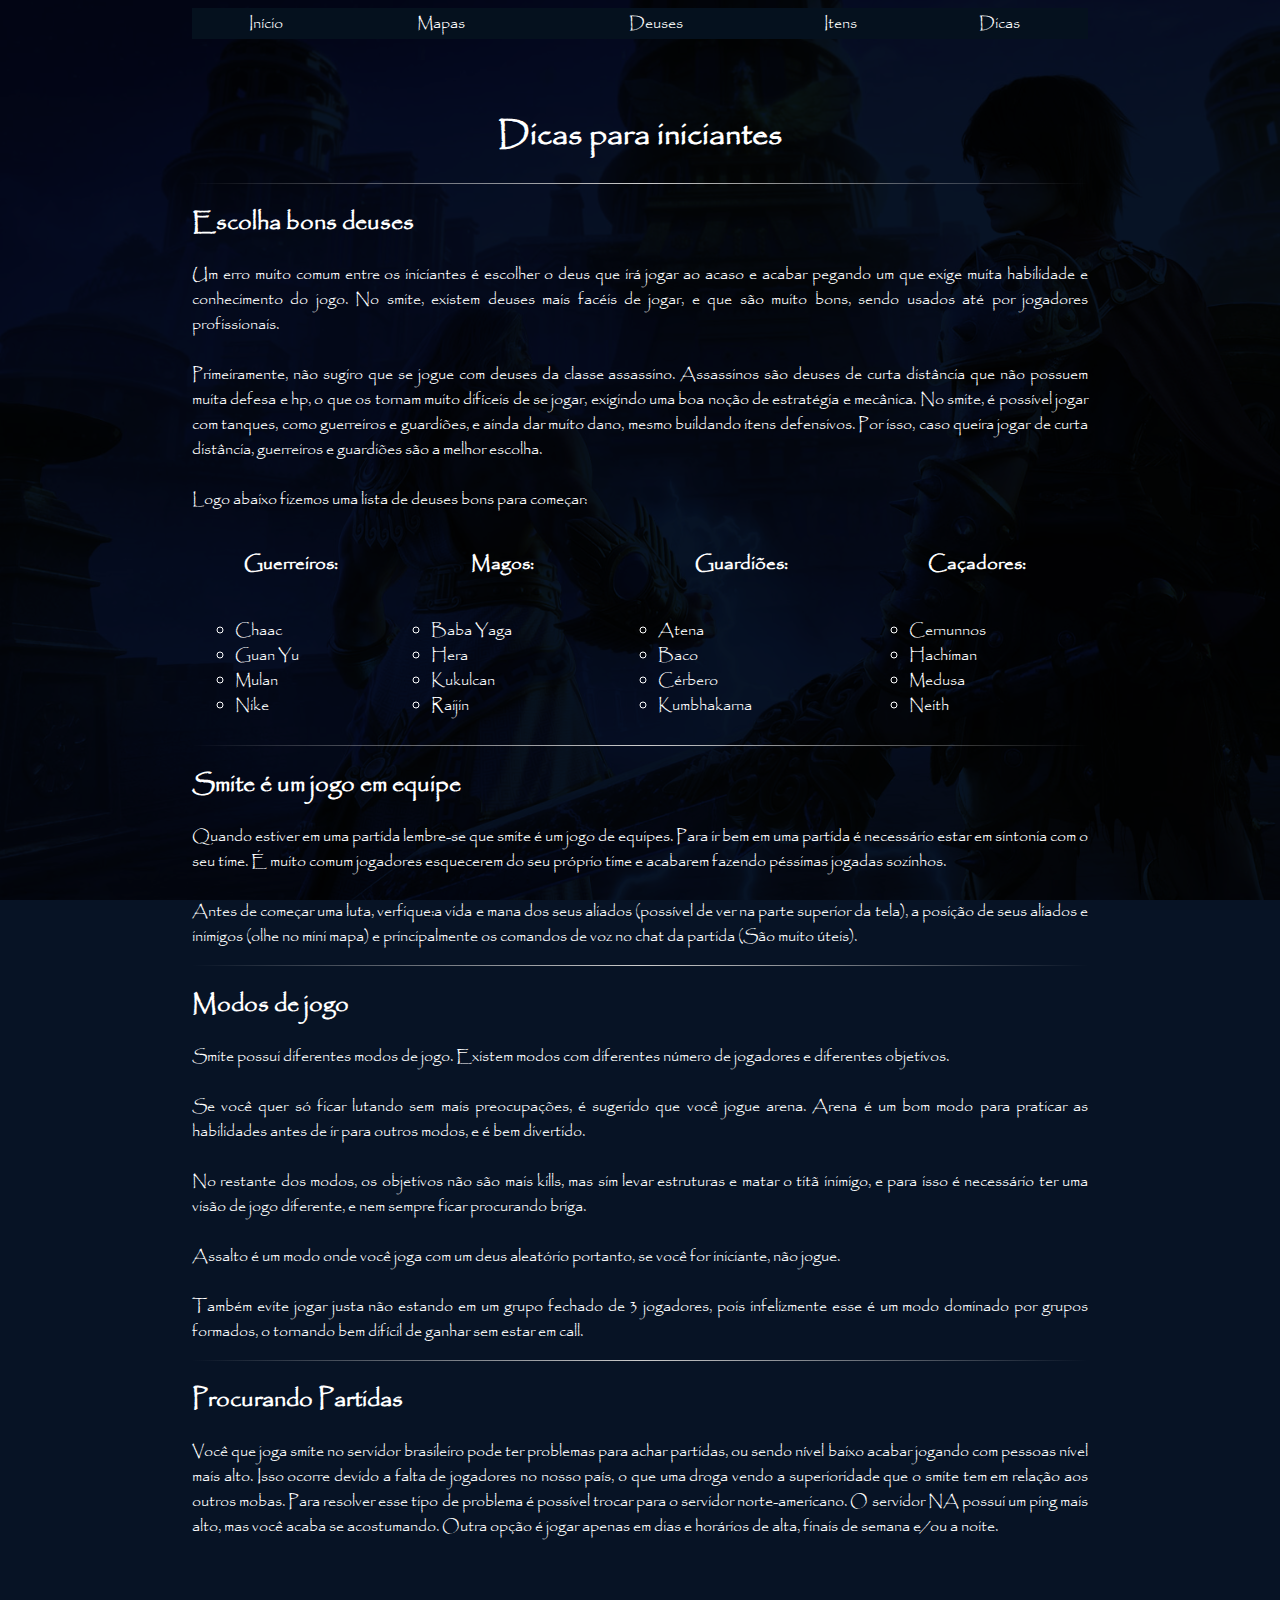
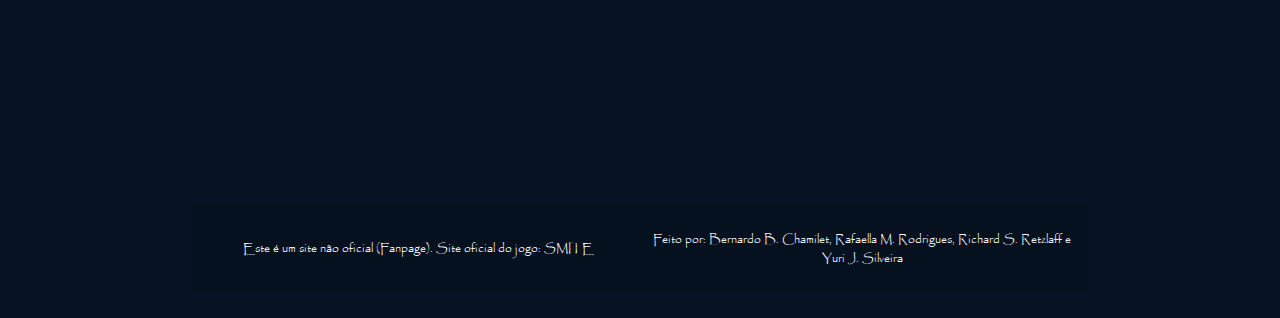
<file: Dicas.html>
<!Doctype html>
<html>
<head>
<title>Dicas pra iniciantes</title>
<meta charset="UTF-8"/>
<link rel="stylesheet" type="text/css" href="Estilo.css">
<style>
body { background-image: url('imagens/belona e zeus.jpg'); 
background-repeat: no-repeat;
background-attachment: fixed;
background-size: cover;
background-blend-mode: multiply;
</style>
</head>
<body>
<table bgcolor = #05111e width = 100%>
<tr align = "center">
<td><a href = "index.html" title = "Início" target = "_self"> Início </a></td>
<td><a href = "Mapas.html" title = "Mapas" target = "_self"> Mapas </a></td>
<td><a href = "Deuses.html" title = "Deuses" target = "_self"> Deuses </a></td>
<td><a href = "Itens.html" title = "Itens" target = "_self"> Itens </a></td>
<td><a href = "Dicas.html" title = "Dicas" target = "_self"> Dicas </a></td>
</tr>
</table>
<br>
<br>
<h1 align = "center">
Dicas para iniciantes
</h1>
<hr/>
<h2>
Escolha bons deuses
</h2>
<p align="justify">
Um erro muito comum entre os iniciantes é escolher o deus que irá jogar ao acaso e acabar pegando um que exige muita habilidade e conhecimento do jogo. No smite, existem deuses mais facéis de jogar, e que são muito bons, sendo usados até por jogadores profissionais.
<br>
<br>
Primeiramente, não sugiro que se jogue com deuses da classe assassino. Assassinos são deuses de curta distância que não possuem muita defesa e hp, o que os tornam muito difíceis de se jogar, exigindo uma boa noção de estratégia e mecânica. No smite, é possível jogar com tanques, como guerreiros e guardiões, e ainda dar muito dano, mesmo buildando itens defensivos. Por isso, caso queira jogar de curta distância, guerreiros e guardiões são a melhor escolha.
<br>
<br>
Logo abaixo fizemos uma lista de deuses bons para começar:
</p>
<table width=100%>
<tr align="center">
<td>
<h3>Guerreiros:</h3>
</td>
<td>
<h3>Magos:</h3>
</td>
<td>
<h3>Guardiões:</h3>
</td>
<td>
<h3>Caçadores:</h3>
</td>
</tr>
<tr>
<td>
<ul type="circle">
<li>Chaac</li>
<li>Guan Yu</li>
<li>Mulan</li>
<li>Nike</li>
</ul> 
</td>
<td>
<ul type="circle">
<li>Baba Yaga</li>
<li>Hera</li>
<li>Kukulcan</li>
<li>Raijin</li>
</ul> 
</td>
<td>
<ul type="circle">
<li>Atena</li>
<li>Baco</li>
<li>Cérbero</li>
<li>Kumbhakarna</li>
</ul>   
</td>
<td>
  <ul type="circle">
<li>Cernunnos</li>
<li>Hachiman</li>
<li>Medusa</li>
<li>Neith</li>
</ul> 
</td>
</tr>
</table>
<hr/>
<h2>
Smite é um jogo em equipe
</h2>
<p align="justify">
Quando estiver em uma partida lembre-se que smite é um jogo de equipes. Para ir bem em uma partida é necessário estar em sintonia com o seu time. É muito comum jogadores esquecerem do seu próprio time e acabarem fazendo péssimas jogadas sozinhos.
<br>
<br>
Antes de começar uma luta, verfique:a vida e mana dos seus aliados (possível de ver na parte superior da tela), a posição de seus aliados e inimigos (olhe no mini mapa) e principalmente os comandos de voz no chat da partida (São muito úteis).
</p>
<hr/>
<h2>
Modos de jogo
</h2>
<p align="justify">
Smite possui diferentes modos de jogo. Existem modos com diferentes número de jogadores e diferentes objetivos. 
<br>
<br>
Se você quer só ficar lutando sem mais preocupações, é sugerido que você jogue arena. Arena é um bom modo para praticar as habilidades antes de ir para outros modos, e é bem divertido.
<br>
<br>
No restante dos modos, os objetivos não são mais kills, mas sim levar estruturas e matar o titã inimigo, e para isso é necessário ter uma visão de jogo diferente, e nem sempre ficar procurando briga.
<br>
<br>
Assalto é um modo onde você joga com um deus aleatório portanto, se você for iniciante, não jogue.
<br>
<br>
Também evite jogar justa não estando em um grupo fechado de 3 jogadores, pois infelizmente esse é um modo dominado por grupos formados, o tornando bem difícil de ganhar sem estar em call.
</p>
<hr/>
<h2>
Procurando Partidas
</h2>
<p align="justify">
Você que joga smite no servidor brasileiro pode ter problemas para achar partidas, ou sendo nível baixo acabar jogando com pessoas nível mais alto. Isso ocorre devido a falta de jogadores no nosso país, o que uma droga vendo a superioridade que o smite tem em relação aos outros mobas. Para resolver esse tipo de problema é possível trocar para o servidor norte-americano. O servidor NA possui um ping mais alto, mas você acaba se acostumando. Outra opção é jogar apenas em dias e horários de alta, finais de semana e/ou a noite.
</p>
<br>
<br>
<br>
<br>
<br>
<br>
<br>
<br>
<br>
<br>
</body>
<footer>
<br>
<table width=100%>
<tr>
<td align="center" width=50%>
Este é um site não oficial (Fanpage). Site oficial do jogo: <a href="https://www.smitegame.com/" target="_blank">SMITE</a>
</td>
<td align="center">
Feito por: Bernardo B. Chamilet, Rafaella M. Rodrigues, Richard S. Retzlaff e Yuri J. Silveira
</td>
</tr>
</table>
<br>
</footer>
</html>
</file>
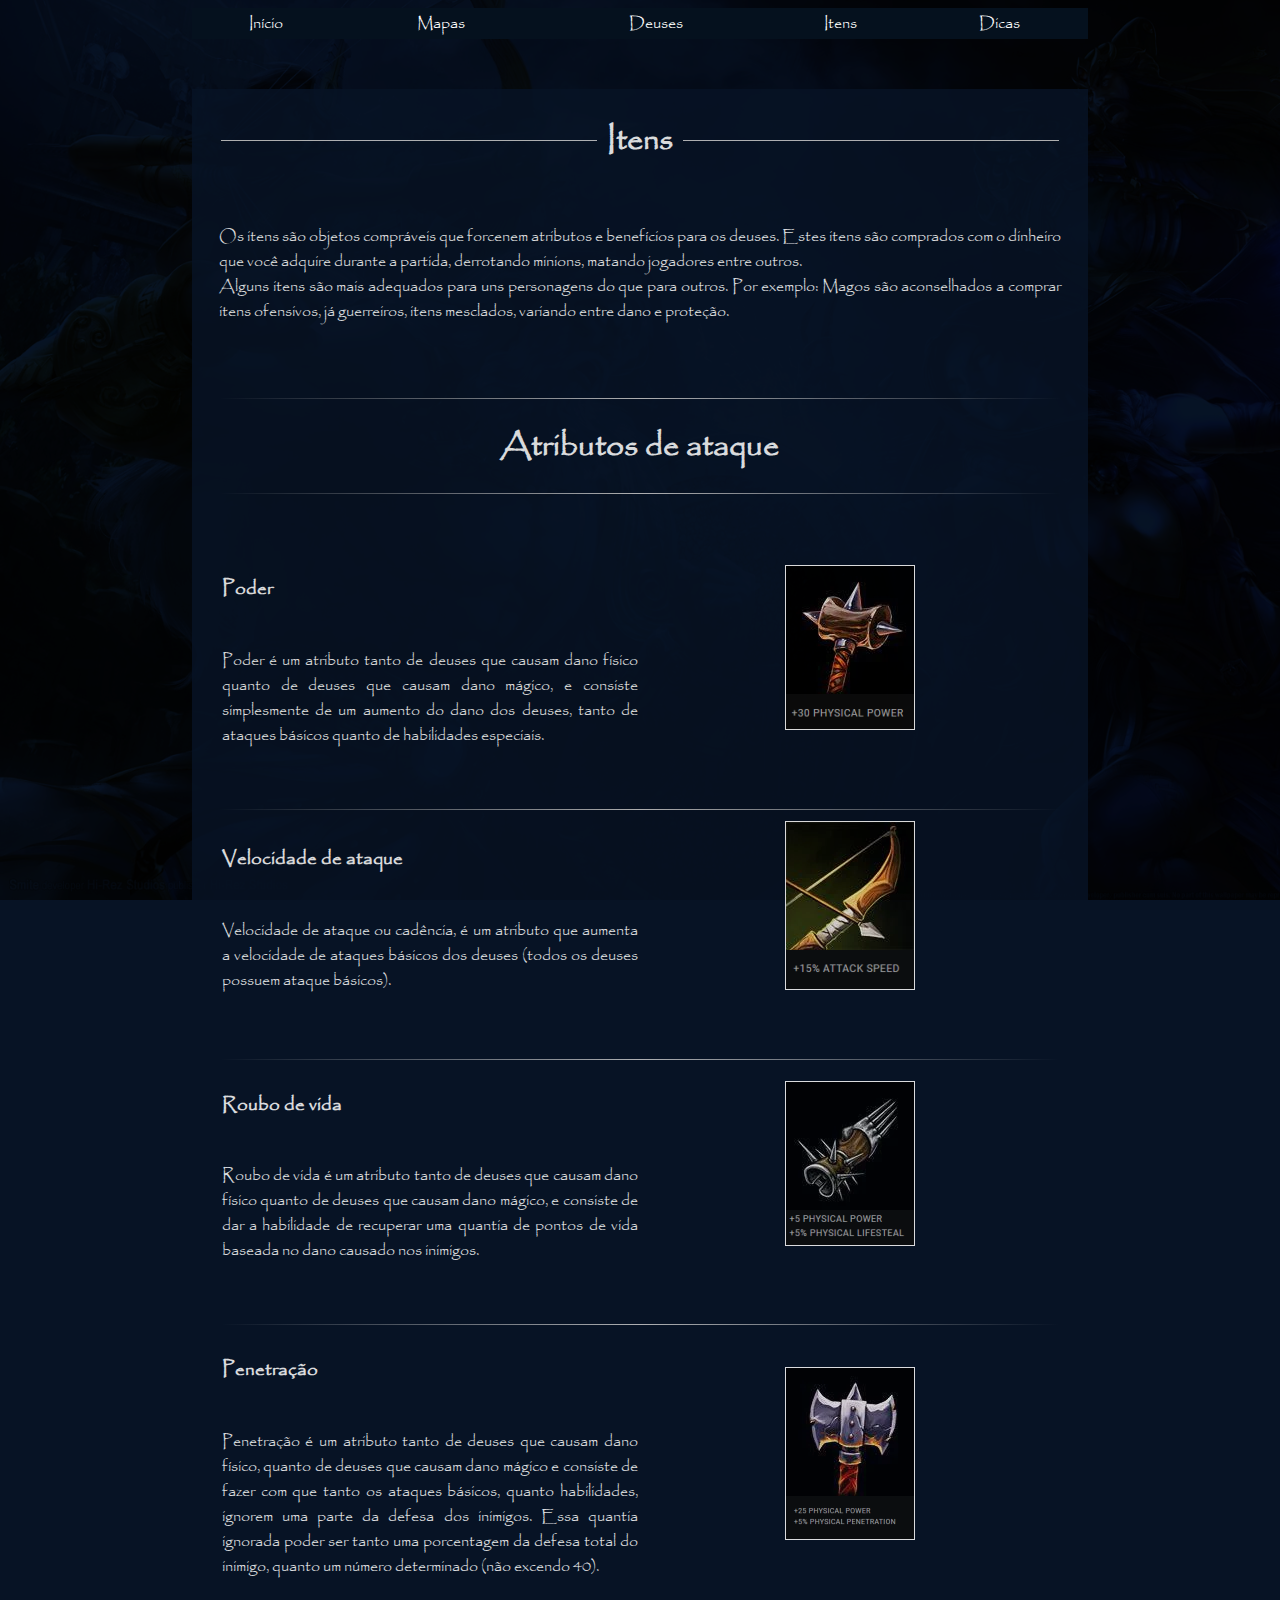
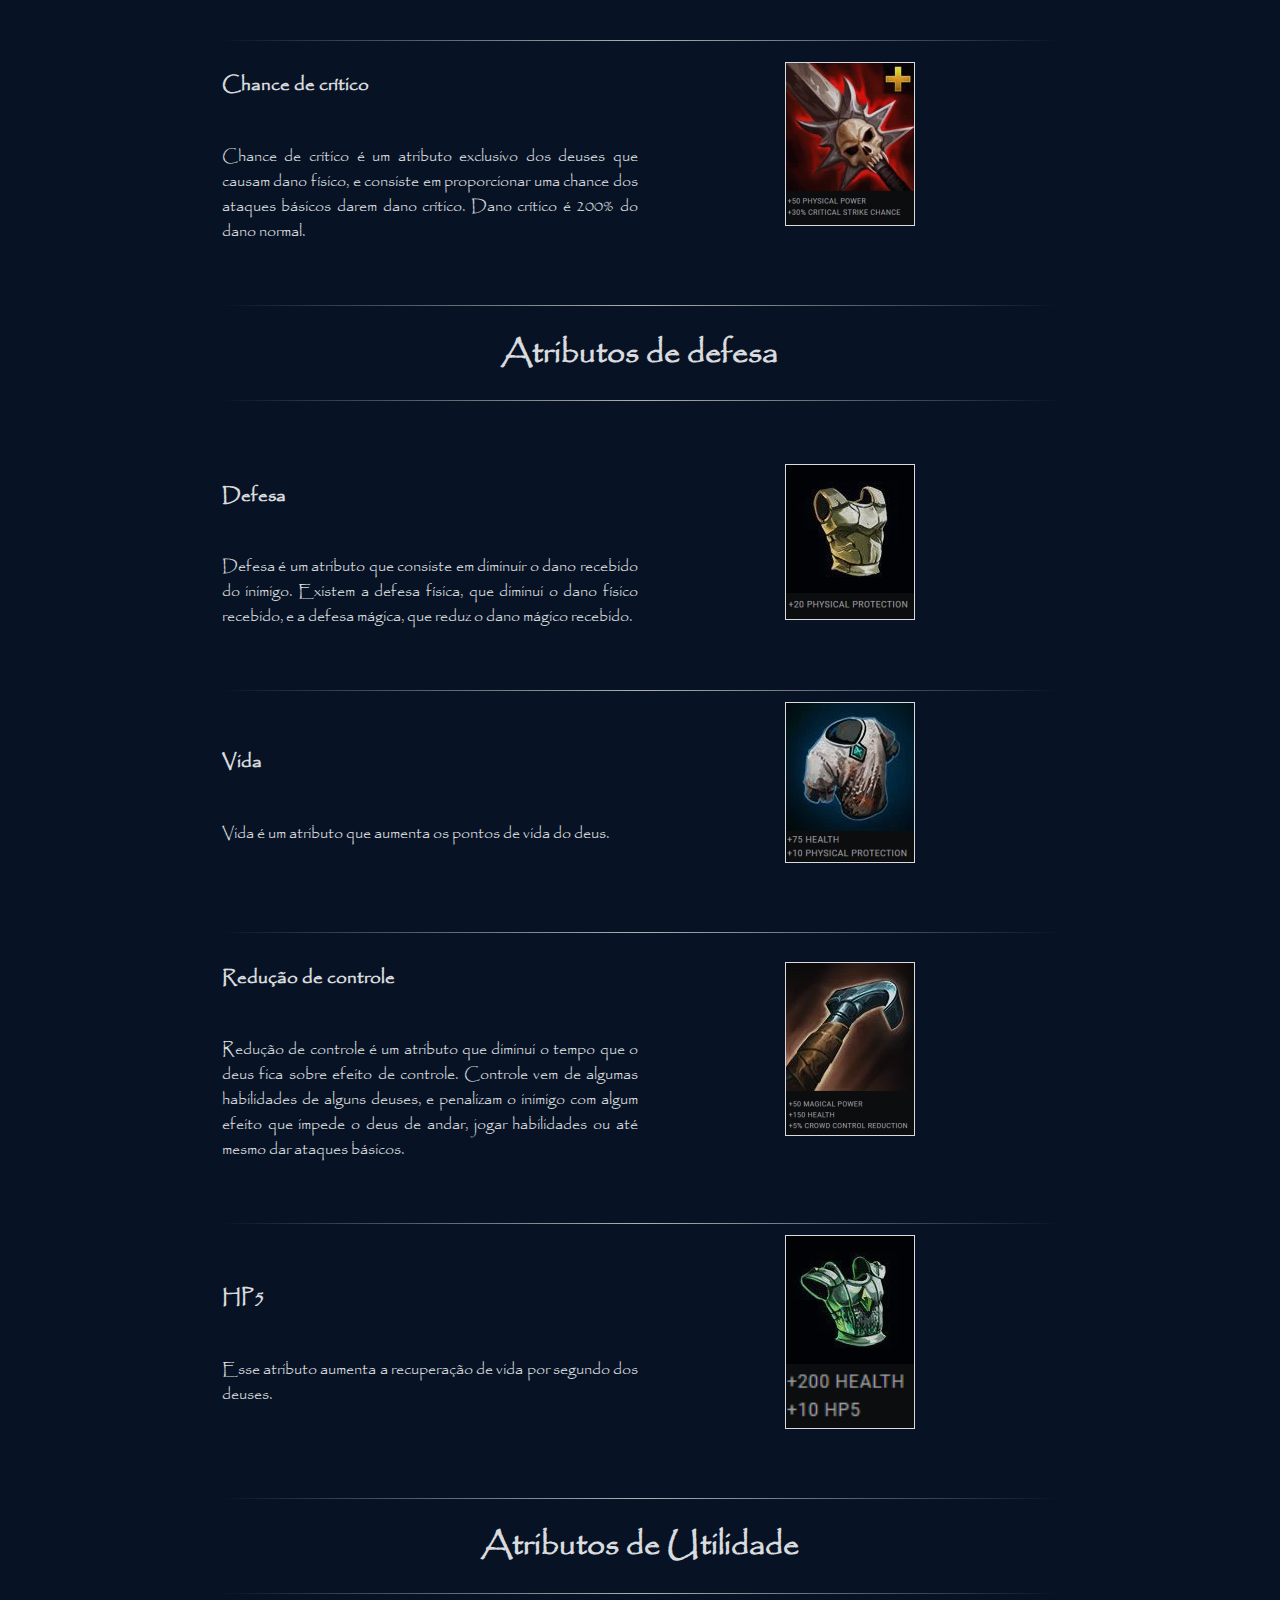
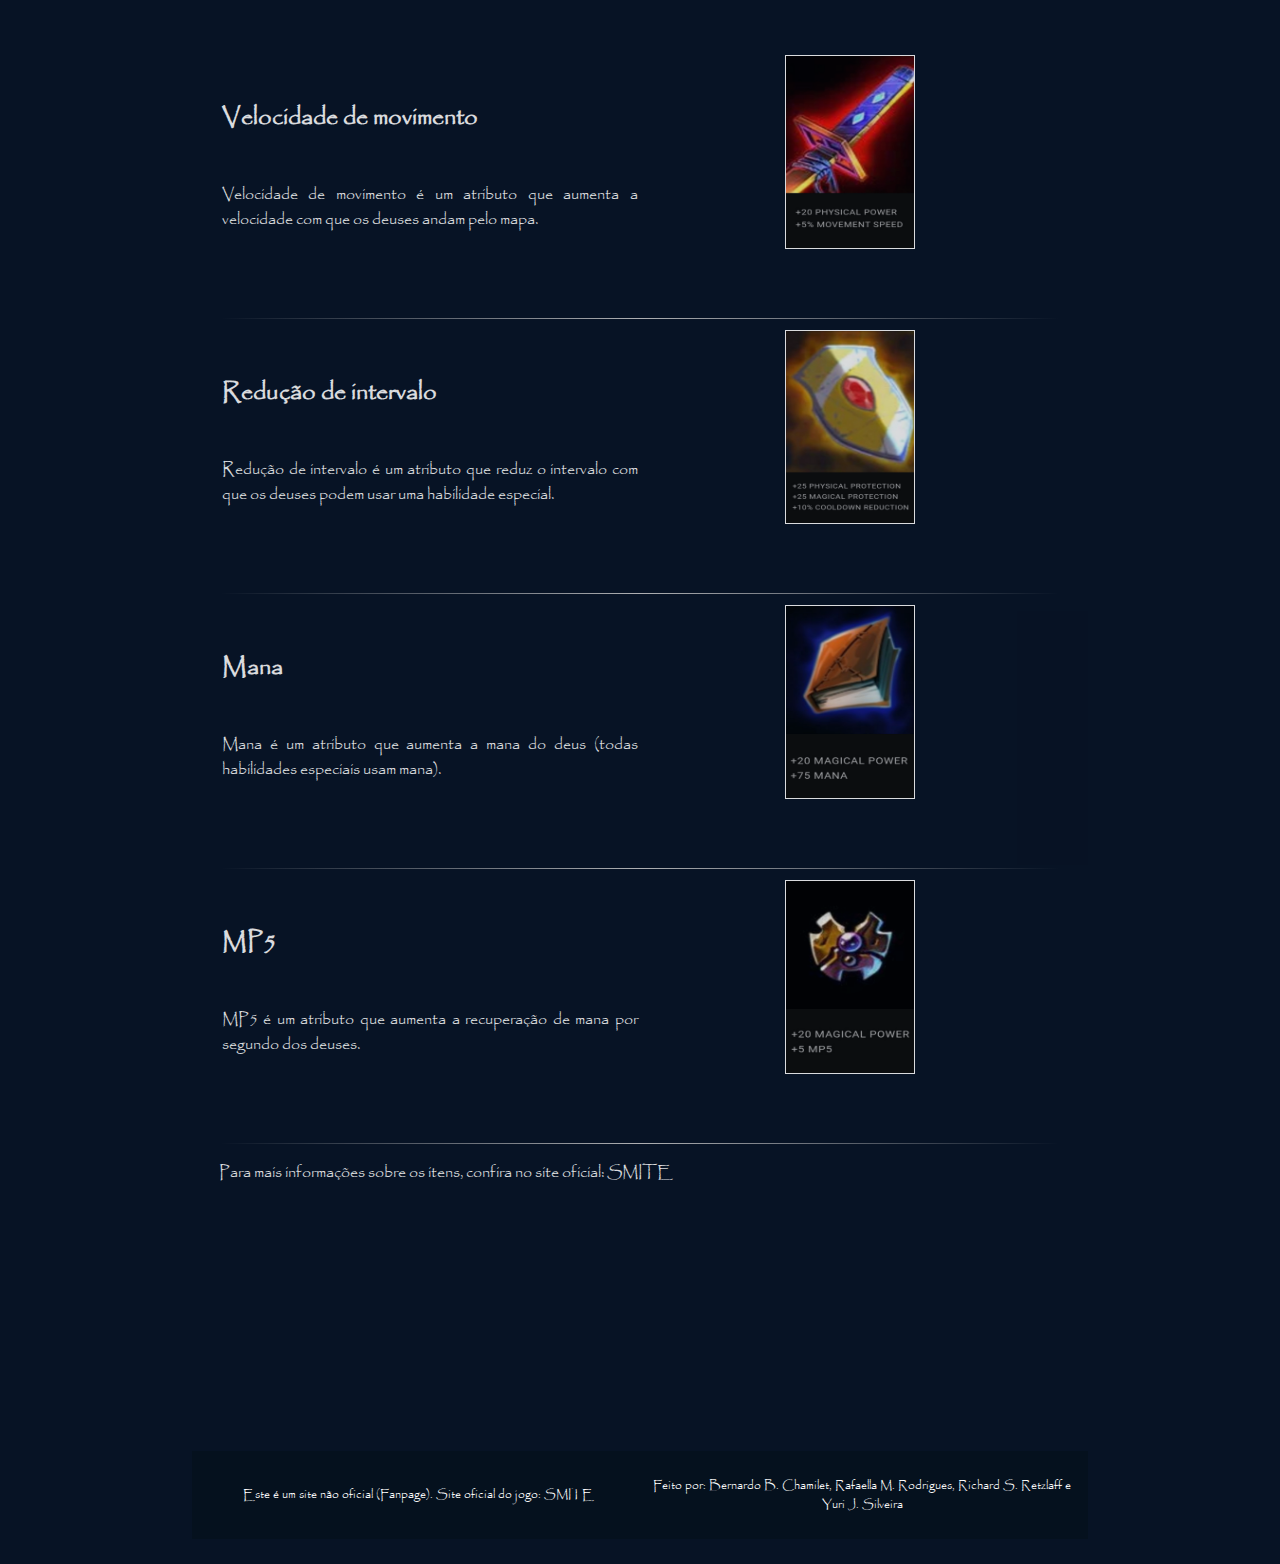
<file: Itens.html>
<!DOCTYPE html>
<html>
    <head>
	<meta charset="UTF-8"/>
        <link rel="stylesheet" type="text/css" href="Estilo.css">
        <title>Itens</title>
	<style>
body{background-image: url('imagens/zeus e hela.jpg');
background-repeat: no-repeat;
background-attachment: fixed;
background-size: cover;
background-blend-mode: multiply;}
</style>
    </head>
    <body>
	<table bgcolor = #05111e border = "0" width = "100%">
<tr align = "center">
<td><a href = "index.html" title = "Início" target = "_self"> Início </a></td>
<td><a href = "Mapas.html" title = "Mapas" target = "_self"> Mapas </a></td>
<td><a href = "Deuses.html" title = "Deuses" target = "_self"> Deuses </a></td>
<td><a href = "Itens.html" title = "Itens" target = "_self"> Itens </a></td>
<td><a href = "Dicas.html" title = "Dicas" target = "_self"> Dicas </a></td>
</tr>
</table>
<br>
<br>
<div class="transbox">
<fieldset class="Linha">
<legend><h1>Itens</h1></legend>
</fieldset>
<p align="justify">Os itens são objetos compráveis que forcenem atributos e benefícios para os deuses. Estes itens são comprados com o dinheiro que você adquire durante a partida, derrotando minions, matando jogadores entre outros.
<br>
Alguns itens são mais adequados para uns personagens do que para outros. Por exemplo: Magos são aconselhados a comprar itens ofensivos, já guerreiros, itens mesclados, variando entre dano e proteção. </p>
<br>
<br>
<hr>
<h1 align="center">Atributos de ataque</h1>
<hr>
<br>
<br>
<table width=100%>
<tr>
<td align="justify" width=50%>
<h3>Poder</h3>
<br>
Poder é um atributo tanto de deuses que causam dano físico quanto de deuses que causam dano mágico, e consiste simplesmente de um aumento do dano dos deuses, tanto de ataques básicos quanto de habilidades especiais. 
</td>
<td align="center">
<img border="1px solid white" src="itens/heavy-mace-down.png">
</td>
</tr>
</table>
<br>
<br>
<hr>
<table width=100%>
<tr>
<td align="justify" width=50%>
<h3>Velocidade de ataque</h3>
<br>
Velocidade de ataque ou cadência, é um atributo que aumenta a velocidade de ataques básicos dos deuses (todos os deuses possuem ataque básicos).
</td>
<td align="center">
<img border="1px solid white" src="itens/short-bow-down.png">
</td>
</tr>
</table>
<br>
<br>
<hr>
<table width=100%>
<tr>
<td align="justify" width=50%>
<h3>Roubo de vida</h3>
<br>
Roubo de vida é um atributo tanto de deuses que causam dano físico quanto de deuses que causam dano mágico, e consiste de dar a habilidade de recuperar uma quantia de pontos de vida baseada no dano causado nos inimigos.
</td>
<td align="center">
<img border="1px solid white" src="itens/spiked-gauntlet-down.png">
</td>
</tr>
</table>
<br>
<br>
<hr>
<table width=100%>
<tr>
<td align="justify" width=50%>
<h3>Penetração</h3>
<br>
Penetração é um atributo tanto de deuses que causam dano físico, quanto de deuses que causam dano mágico e consiste de fazer com que tanto os ataques básicos, quanto habilidades, ignorem uma parte da defesa dos inimigos. Essa quantia ignorada poder ser tanto uma porcentagem da defesa total do inimigo, quanto um número determinado (não excendo 40).
</td>
<td align="center">
<img border="1px solid white" src="itens/warriors-bane-down.png">
</td>
</tr>
</table>
<br>
<br>
<hr>
<table width=100%>
<tr>
<td align="justify" width=50%>
<h3>Chance de crítico</h3>
<br>
Chance de crítico é um atributo exclusivo dos deuses que causam dano físico, e consiste em proporcionar uma chance dos ataques básicos darem dano crítico. Dano crítico é 200% do dano normal.
</td>
<td align="center">
<img border="1px solid white" src="itens/deathbringer-down.png">
</td>
</tr>
</table>
<br>
<br>
<hr>
<h1 align="center">Atributos de defesa</h1>
<hr>
<br>
<br>
<table width=100%>
<tr>
<td align="justify" width=50%>
<h3>Defesa</h3>
<br>
Defesa é um atributo que consiste em diminuir o dano recebido do inimigo. Existem a defesa física, que diminui o dano físico recebido, e a defesa mágica, que reduz o dano mágico recebido.
</td>
<td align="center">
<img border="1px solid white" src="itens/breastplate-down.png">
</td>
</tr>
</table>
<br>
<br>
<hr>
<table width=100%>
<tr>
<td align="justify" width=50%>
<h3>Vida</h3>
<br>
Vida é um atributo que aumenta os pontos de vida do deus.
</td>
<td align="center">
<img border="1px solid white" src="itens/iron-mail-down.png">
</td>
</tr>
</table>
<br>
<br>
<hr>
<table width=100%>
<tr>
<td align="justify" width=50%>
<h3>Redução de controle</h3>
<br>
Redução de controle é um atributo que diminui o tempo que o deus fica sobre efeito de controle. Controle vem de algumas habilidades de alguns deuses, e penalizam o inimigo com algum efeito que impede o deus de andar, jogar habilidades ou até mesmo dar ataques básicos.
</td>
<td align="center">
<img border="1px solid white" src="itens/fortified-scepter-down.png">
</td>
</tr>
</table>
<br>
<br>
<hr>
<table width=100%>
<tr>
<td align="justify" width=50%>
<h3>HP5</h3>
<br>
Esse atributo aumenta a recuperação de vida por segundo dos deuses.
</td>
<td align="center">
<img border="1px solid white" src="itens/emerald-mail-down.png">
</td>
</tr>
</table>
<br>
<br>
<hr>
<h1 align="center">Atributos de Utilidade</h1>
<hr>
<br>
<br>
<table width=100%>
<tr>
<td align="justify" width=50%>
<h2>Velocidade de movimento</h2>
<br>
Velocidade de movimento é um atributo que aumenta a velocidade com que os deuses andam pelo mapa.
</td>
<td align="center">
<img border="1px solid white" src="itens/movimento.jpg" width=128px height=192px>
</td>
</tr>
</table>
<br>
<br>
<hr>
<table width=100%>
<tr>
<td align="justify" width=50%>
<h2>Redução de intervalo</h2>
<br>
Redução de intervalo é um atributo que reduz o intervalo com que os deuses podem usar uma habilidade especial.
</td>
<td align="center">
<img border="1px solid white" src="itens/intervalo.jpg" width=128px height=192px>
</td>
</tr>
</table>
<br>
<br>
<hr>
<table width=100%>
<tr>
<td align="justify" width=50%>
<h2>Mana</h2>
<br>
Mana é um atributo que aumenta a mana do deus (todas habilidades especiais usam mana).
</td>
<td align="center">
<img border="1px solid white" src="itens/mana.jpg" width=128px height=192px>
</td>
</tr>
</table>
<br>
<br>
<hr>
<table width=100%>
<tr>
<td align="justify" width=50%>
<h2>MP5</h2>
<br>
MP5 é um atributo que aumenta a recuperação de mana por segundo dos deuses.
</td>
<td align="center">
<img border="1px solid white" src="itens/mp5.jpg" width=128px height=192px>
</td>
</tr>
</table>
<br>
<br>
<hr> 
<p>
Para mais informações sobre os itens, confira no site oficial: <a href=https://www.smitegame.com/items/ target="_blank">SMITE</a>
</p>
<br>
</div>
</body>
<br>
<br>
<br>
<br>
<br>
<br>
<br>
<br>
<br>
<footer>
<br>
<table width=100%>
<tr>
<td align="center" width=50%>
Este é um site não oficial (Fanpage). Site oficial do jogo: <a href="https://www.smitegame.com/" target="_blank">SMITE</a>
</td>
<td align="center">
Feito por: Bernardo B. Chamilet, Rafaella M. Rodrigues, Richard S. Retzlaff e Yuri J. Silveira
</td>
</tr>
</table>
<br>
</footer>
</html>
</file>
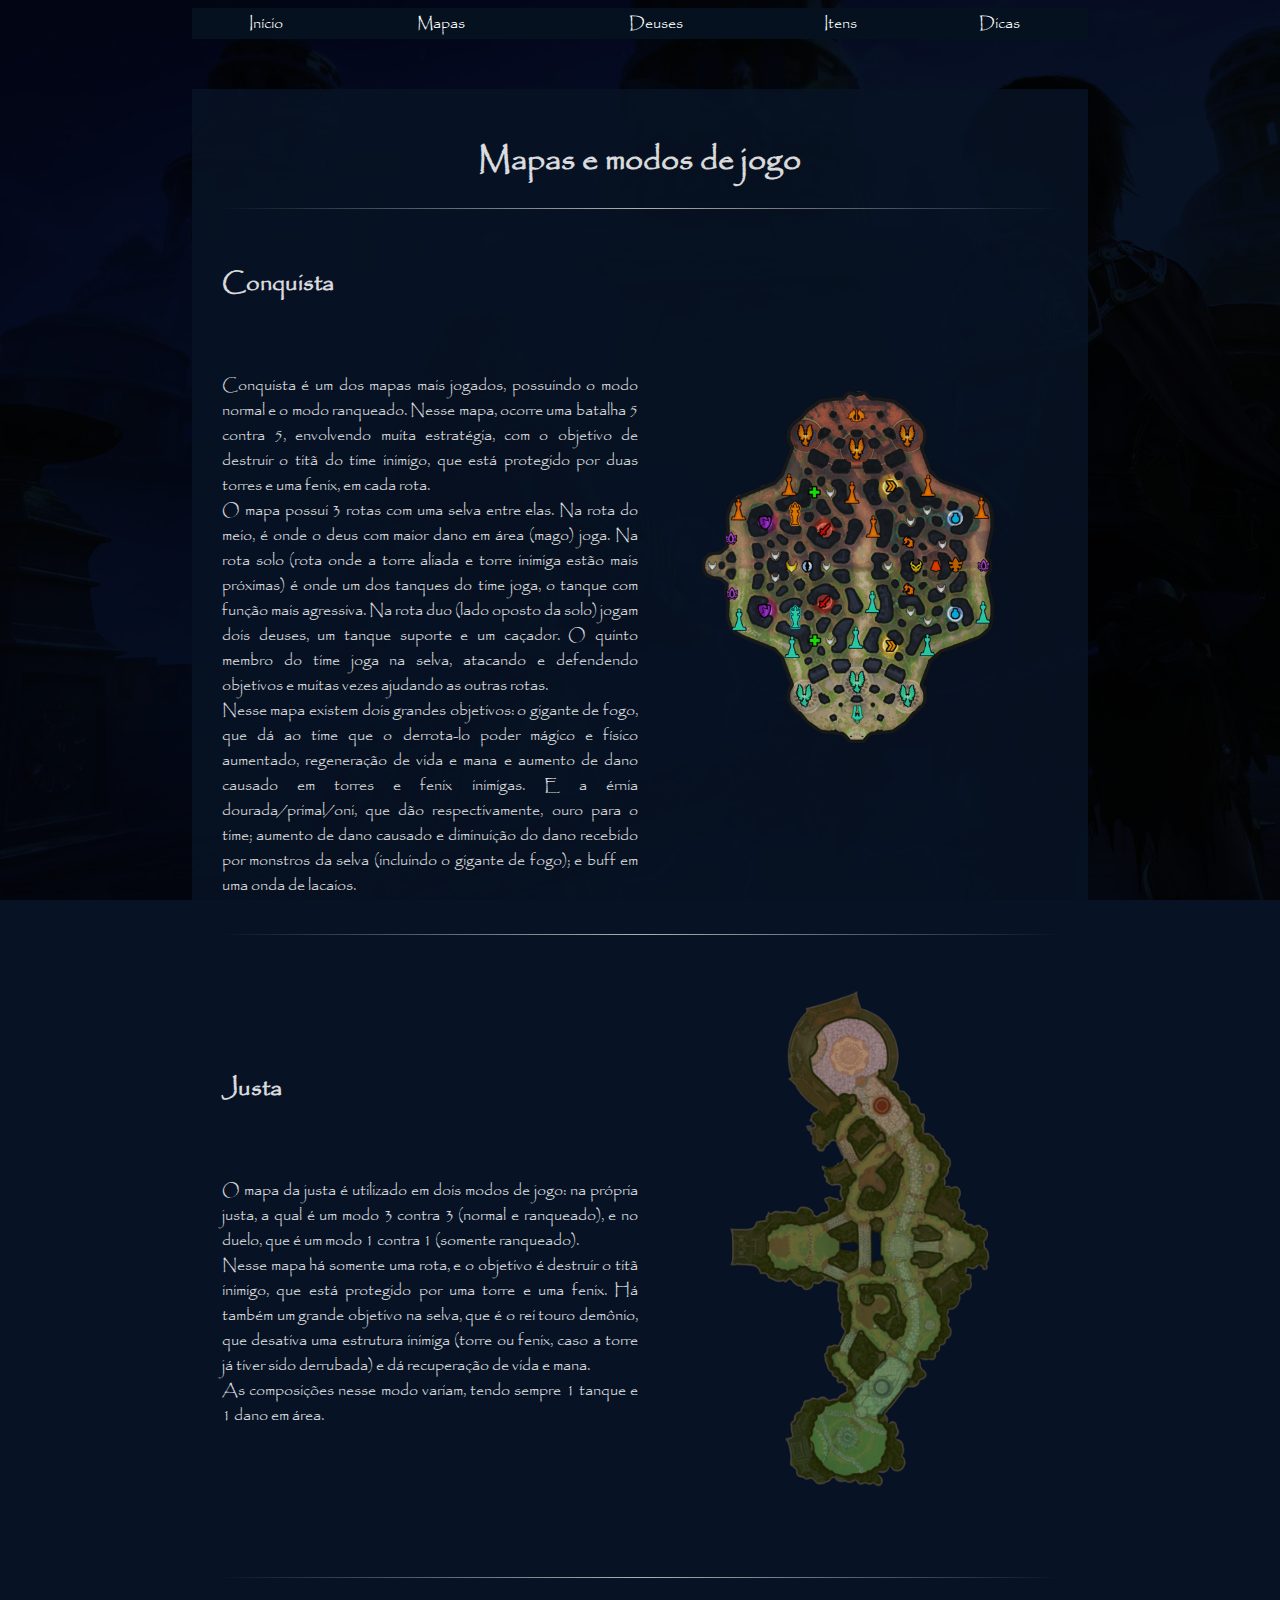
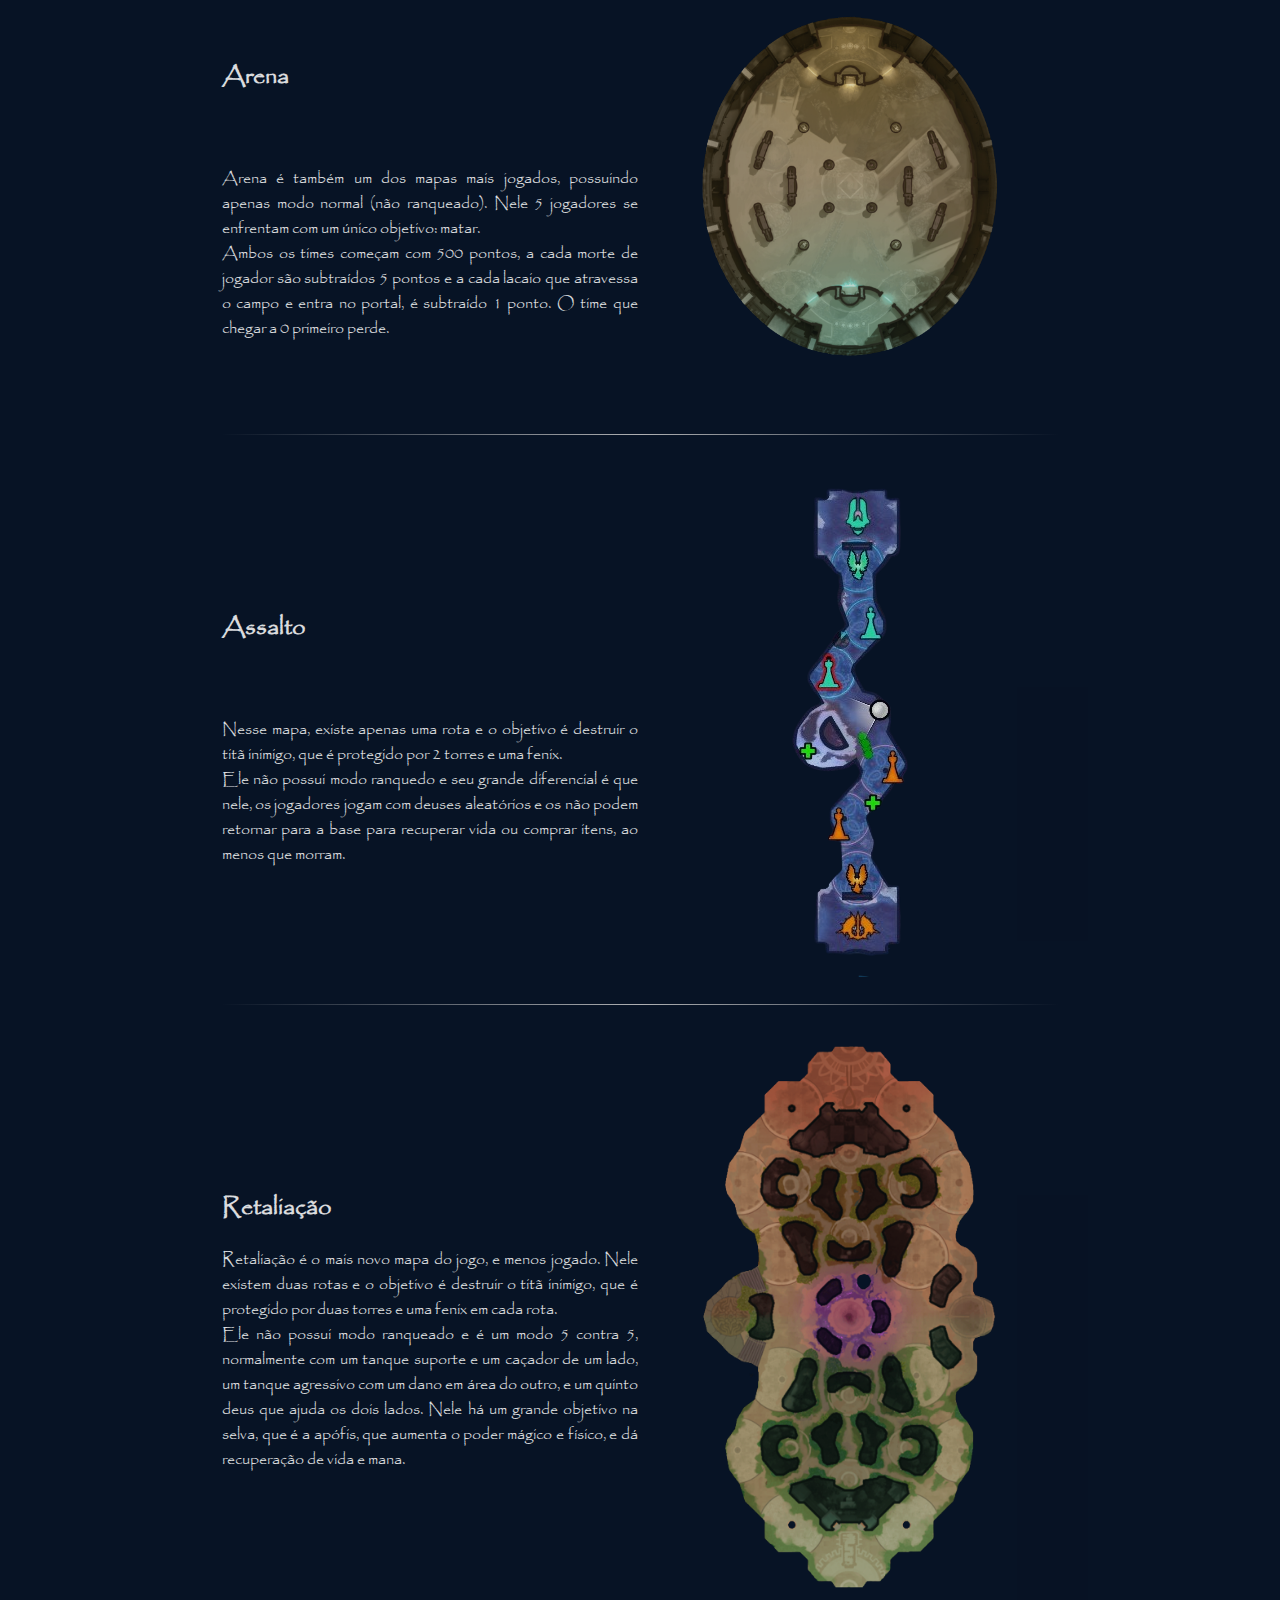
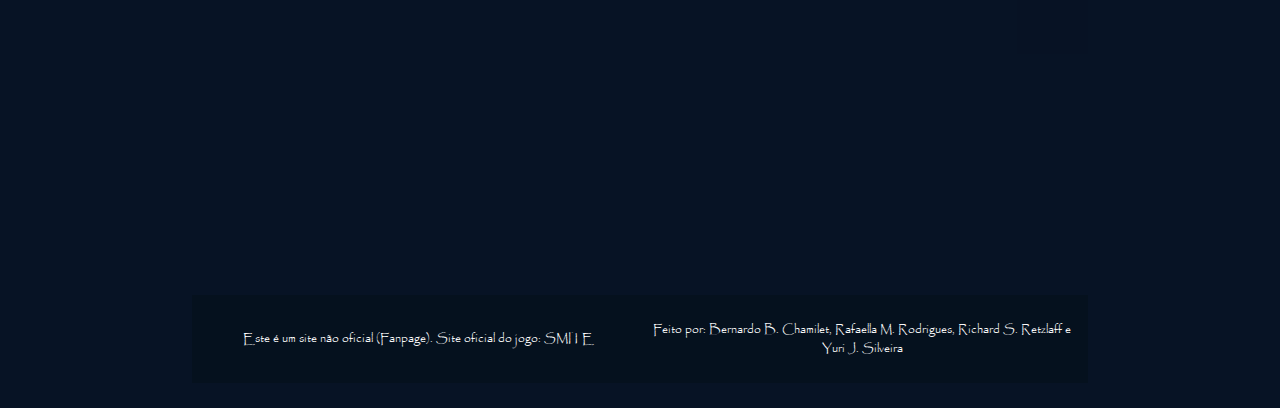
<file: Mapas.html>
<!Doctype html>
<html>
<head>
<title>Mapas</title>
<meta charset="UTF-8"/>
<link rel="stylesheet" type="text/css" href="Estilo.css">
<style>
body { background-image: url('imagens/belona e zeus.jpg'); 
background-repeat: no-repeat;
background-attachment: fixed;
background-size: cover;
background-blend-mode: multiply;
</style>
</head>
<body>
<table bgcolor = #05111e width = 100%>
<tr align = "center">
<td><a href = "index.html" title = "Início" target = "_self"> Início </a></td>
<td><a href = "Mapas.html" title = "Mapas" target = "_self"> Mapas </a></td>
<td><a href = "Deuses.html" title = "Deuses" target = "_self"> Deuses </a></td>
<td><a href = "Itens.html" title = "Itens" target = "_self"> Itens </a></td>
<td><a href = "Dicas.html" title = "Dicas" target = "_self"> Dicas </a></td>
</tr>
</table>
<br>
<br>
<div class="transbox">
<br>
<h1 align="center">Mapas e modos de jogo</h1>
<hr>
<br>
<table>
<tr>
<td align="justify" width=50%>
<h2 align = "left">Conquista</h2>
<br>
<br>
Conquista é um dos mapas mais jogados, possuindo o modo normal e o modo ranqueado. Nesse mapa, ocorre uma batalha 5 contra 5, envolvendo muita estratégia, com o objetivo de destruir o titã do time inimigo, que está protegido por duas torres e uma fenix, em cada rota.<br> O mapa possui 3 rotas com uma selva entre elas. Na rota do meio, é onde o deus com maior dano em área (mago) joga. Na rota solo (rota onde a torre aliada e torre inimiga estão mais próximas) é onde um dos tanques do time joga, o tanque com função mais agressiva. Na rota duo (lado oposto da solo) jogam dois deuses, um tanque suporte e um caçador. O quinto membro do time joga na selva, atacando e defendendo objetivos e muitas vezes ajudando as outras rotas.<br> Nesse mapa existem dois grandes objetivos: o gigante de fogo, que dá ao time que o derrota-lo poder mágico e físico aumentado, regeneração de vida e mana e aumento de dano causado em torres e fenix inimigas. E a érnia dourada/primal/oni, que dão respectivamente, ouro para o time; aumento de dano causado e diminuição do dano recebido por monstros da selva (incluindo o gigante de fogo); e buff em uma onda de lacaios.
</td>
<td align="center">
<img src = "imagens/Mapaconquista.png" width = "300px">
</td>
</tr>
</table>
<br> 
<hr>
<br>
<table>
<tr>
<td align="justify" width=50%>
<h2 align = "left">Justa</h2>
<br>
<br>
O mapa da justa é utilizado em dois modos de jogo: na própria justa, a qual é um modo 3 contra 3 (normal e ranqueado), e no duelo, que é um modo 1 contra 1 (somente ranqueado).<br> Nesse mapa há somente uma rota, e o objetivo é destruir o titã inimigo, que está protegido por uma torre e uma fenix. Há também um grande objetivo na selva, que é o rei touro demônio, que desativa uma estrutura inimiga (torre ou fenix, caso a torre já tiver sido derrubada) e dá recuperação de vida e mana.<br>As composições nesse modo variam, tendo sempre 1 tanque e 1 dano em área.
</td>
<td align="center">
<img src = "imagens/Mapajusta.png" width = "300px">
</td>
</tr>
</table>
<br>
<br>
</p> 
<hr>
<br>
<table>
<tr>
<td align="justify" width=50%>
<h2 align = "left">Arena</h2>
<br>
<br>
Arena é também um dos mapas mais jogados, possuindo apenas modo normal (não ranqueado). Nele 5 jogadores se enfrentam com um único objetivo: matar.<br> Ambos os times começam com 500 pontos, a cada morte de jogador são subtraídos 5 pontos e a cada lacaio que atravessa o campo e entra no portal, é subtraído 1 ponto. O time que chegar a 0 primeiro perde.
</td>
<td align="center">  
<img src = "imagens/Mapaarena.png" width = "300px">
</td>
</tr>
</table>
<br>
<br>
</p> 
<hr>
<br>
<table>
<tr>
<td align="justify" width=50%>
<h2 align = "left">Assalto</h2>
<br>
<br>
Nesse mapa, existe apenas uma rota e o objetivo é destruir o titã inimigo, que é protegido por 2 torres e uma fenix.<br> Ele não possui modo ranquedo e seu grande diferencial é que nele, os jogadores jogam com deuses aleatórios e os não podem retornar para a base para recuperar vida ou comprar itens, ao menos que morram.
</td>
<td align="center">
<img src = "imagens/Mapaassalto.png">
</td>
</tr>
</table>
</p> 
<hr>
<br>
<table>
<tr>
<td align="justify" width=50%>
<h2 align = "left">Retaliação</h2>
Retaliação é o mais novo mapa do jogo, e menos jogado. Nele existem duas rotas e o objetivo é destruir o titã inimigo, que é protegido por duas torres e uma fenix em cada rota.<br> Ele não possui modo ranqueado e é um modo 5 contra 5, normalmente com um tanque suporte e um caçador de um lado, um tanque agressivo com um dano em área do outro, e um quinto deus que ajuda os dois lados. Nele há um grande objetivo na selva, que é a apófis, que aumenta o poder mágico e físico, e dá recuperação de vida e mana.
</td>
<td align="center">
<img src = "imagens/Maparetaliacao.png" width = "300px">
</td>
</tr>
</table>
<br>
<br>
</p> 
</div>
<br>
<br>
<br>
<br>
<br>
<br>
<br>
<br>
<br>
</body>
<footer>
<br>
<table width=100%>
<tr>
<td align="center" width=50%>
Este é um site não oficial (Fanpage). Site oficial do jogo: <a href="https://www.smitegame.com/" target="_blank">SMITE</a>
</td>
<td align="center">
Feito por: Bernardo B. Chamilet, Rafaella M. Rodrigues, Richard S. Retzlaff e Yuri J. Silveira
</td>
</tr>
</table>
<br>
</footer>
</html>
</file>
<file: Estilo.css>
@font-face {
font-family: papyrusArq;
src: url(papyrus.ttf);
}
body { 
background-color: #071325; 
font-family: papyrusArq; 
color: white; 
margin-left: 15%; 
margin-right: 15%; 
margin-bottom: 2% 
}
a { 
text-decoration: none;
color: white; 
}
a:hover {
color: #FF8C00; 
}
hr { 
border: 0; 
height: 1px; 
background-image: linear-gradient(to right, transparent, #CCC, transparent);
}
fieldset { 
border-top: 1px solid #CCC; 
border-bottom: none; 
border-left: none; 
border-right: none; 
display: block; 
text-align: center;
}
fieldset legend {
padding: 5px 10px; 
}
div.transbox {
background-color: #071325;
opacity: 85%;
padding-left: 3%;
padding-right: 3%;
justify-content: center; 
align-items: center;
width: 94% 
}
footer {
text-align: justify;
padding: 3px;
background-color: #05111e;
color: white;
font-size: 12px;
}
</file>
